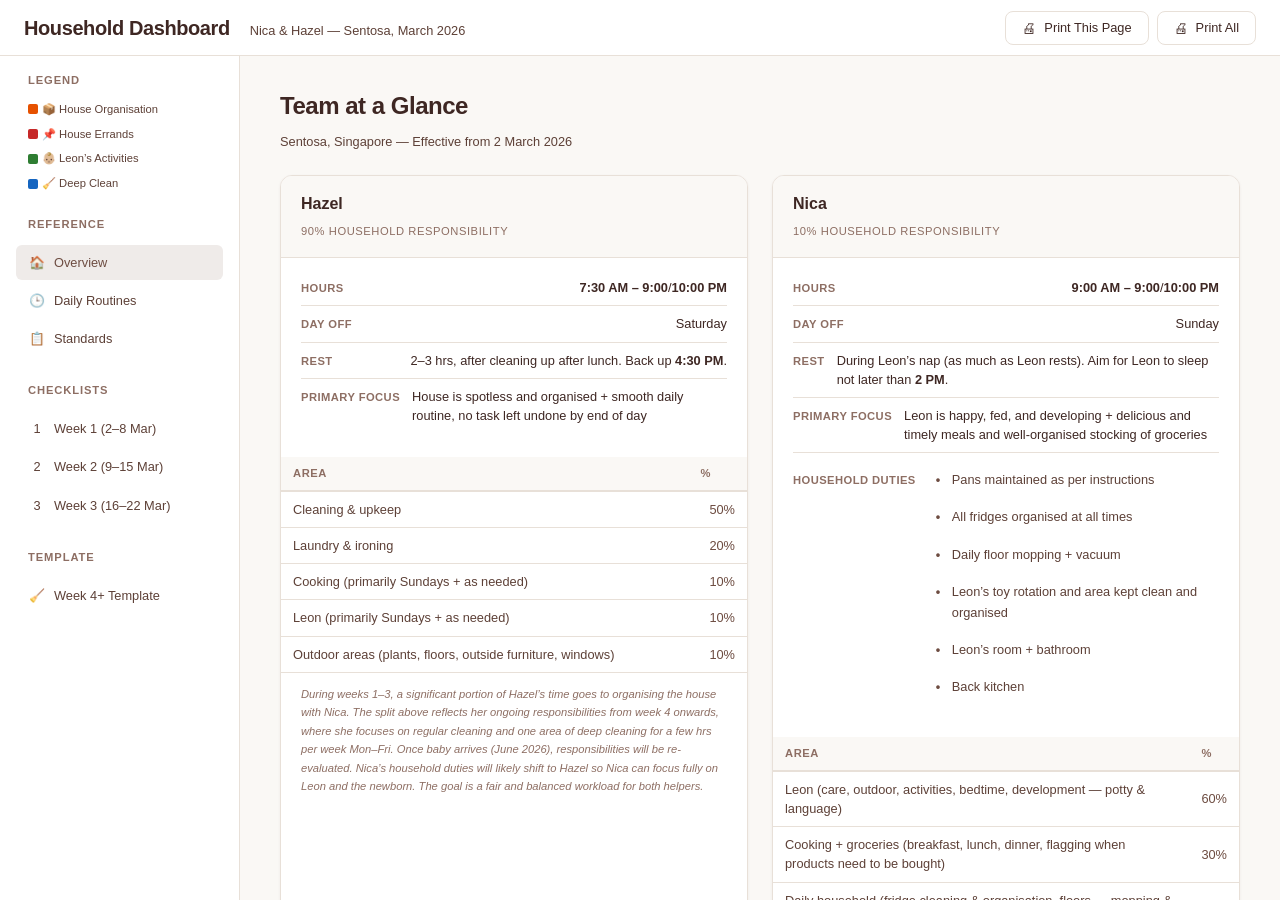
<file: index.html>
<!DOCTYPE html>
<html lang="en">
<head>
  <meta charset="UTF-8">
  <meta name="viewport" content="width=device-width, initial-scale=1.0">
  <title>Household Dashboard — Nica & Hazel</title>
  <link rel="stylesheet" href="css/variables.css?v=50">
  <link rel="stylesheet" href="css/main.css?v=50">
  <link rel="stylesheet" href="css/print.css?v=50" media="print">
</head>
<body>
  <!-- Header -->
  <header class="site-header no-print">
    <button class="menu-toggle no-print" id="btn-menu" aria-label="Toggle menu">☰</button>
    <div class="header-left">
      <h1>Household Dashboard</h1>
      <p class="subtitle">Nica &amp; Hazel &mdash; Sentosa, March 2026</p>
    </div>
    <div class="header-actions">
      <button id="btn-print-page" class="btn btn--print" title="Print current page">Print This Page</button>
      <button id="btn-print-all" class="btn btn--print" title="Print complete booklet">Print All</button>
    </div>
  </header>

  <!-- Sidebar Navigation -->
  <nav class="sidebar no-print" id="sidebar">
    <div class="nav-section">
      <h3 class="nav-group-label">Legend</h3>
      <div class="legend" id="nav-legend"></div>
    </div>
    <div class="nav-section">
      <h3 class="nav-group-label">Reference</h3>
      <div class="nav-pages" id="nav-reference"></div>
    </div>
    <div class="nav-section">
      <h3 class="nav-group-label">Checklists</h3>
      <div class="nav-pages" id="nav-checklists"></div>
    </div>
    <div class="nav-section">
      <h3 class="nav-group-label">Template</h3>
      <div class="nav-pages" id="nav-template"></div>
    </div>
  </nav>
  <div class="sidebar-overlay no-print" id="sidebar-overlay"></div>

  <!-- Main Content Area -->
  <main class="content" id="content">
    <!-- 7 dashboard pages rendered by JS -->
  </main>

  <script type="module" src="js/app.js?v=50"></script>
</body>
</html>
</file>
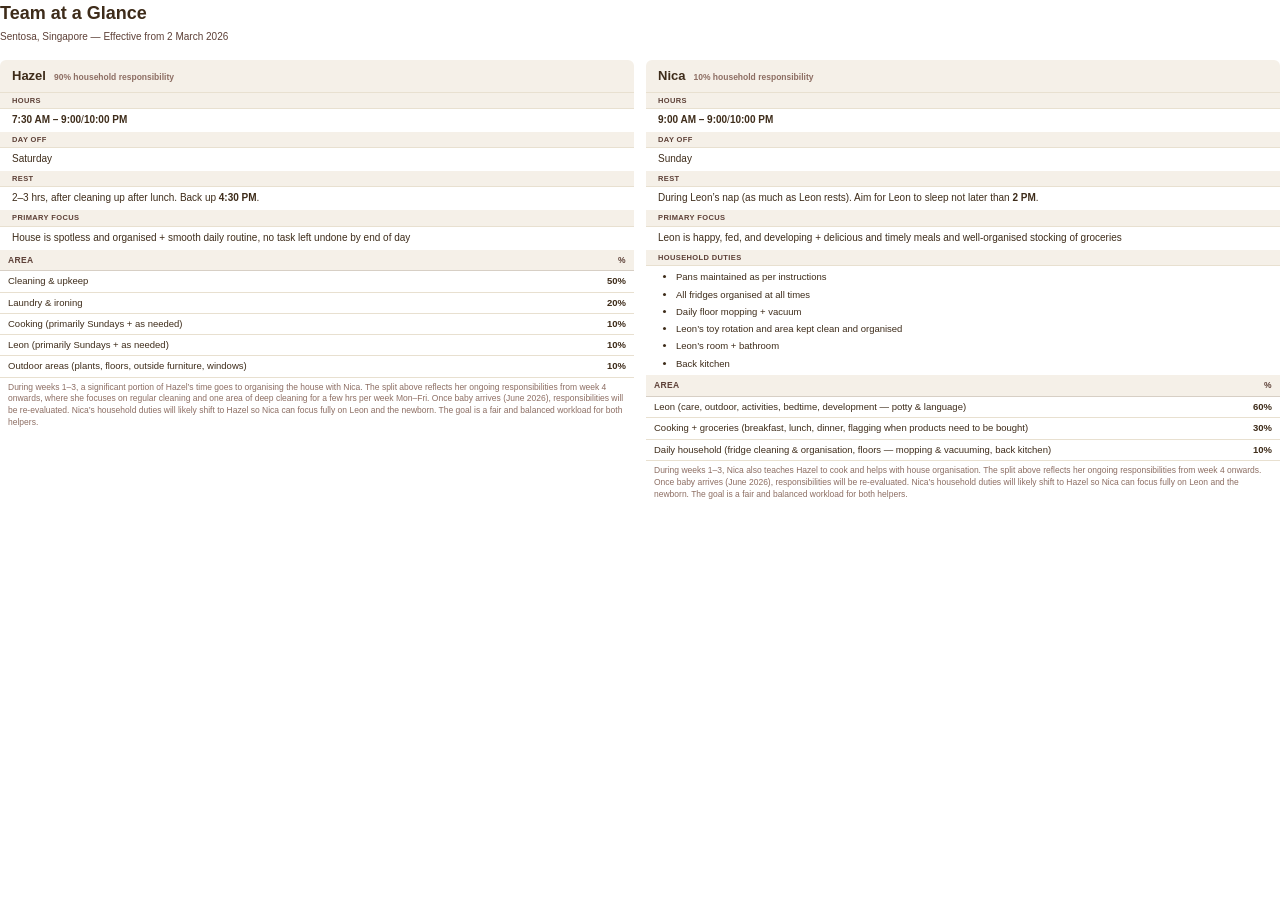
<file: print-test.html>
<!DOCTYPE html><html lang="en"><head><meta charset="UTF-8"><title>Overview Test</title><style>*, *::before, *::after { margin: 0; padding: 0; box-sizing: border-box; }
@page { size: A4 portrait; margin: 14mm 12mm; }
:root { --bg:#FAF8F5;--surface:#FFFFFF;--cream:#F5F0E8;--cream-border:#E8E0D0;--border:#D7CFC5;--text:#3E2C1A;--text-sec:#5D4037;--text-muted:#8D6E63;--accent:#8B6914;--admin-bg:#FFEBEE;--admin-bdr:#EF9A9A;--admin-tx:#C62828;--org-bg:#FFF3E0;--org-bdr:#FFCC80;--org-tx:#E65100;--leon-bg:#E8F5E9;--leon-bdr:#A5D6A7;--leon-tx:#2E7D32;--dc-bg:#E3F2FD;--dc-bdr:#90CAF9;--dc-tx:#1565C0;--font:-apple-system,BlinkMacSystemFont,"Segoe UI",Roboto,sans-serif;--radius:6px; }
html { background: #FFFFFF; }
body { font-family: var(--font); font-size: 10px; line-height: 1.5; color: var(--text); background: #FFFFFF; -webkit-print-color-adjust: exact; print-color-adjust: exact; }
strong { font-weight: 700; }
.page-title { font-size: 18px; font-weight: 700; color: var(--text); margin-bottom: 2px; }
.page-subtitle { font-size: 10px; color: var(--text-sec); margin-bottom: 16px; }
.card { background: var(--surface); border-radius: var(--radius); overflow: hidden; margin-bottom: 12px; }
.cream-bar { display: block; width: 100%; background: var(--cream); padding: 6px 12px; font-size: 13px; font-weight: 700; color: var(--text); border-bottom: 1px solid var(--cream-border); }
.detail-label { display: block; background: var(--cream); padding: 2px 12px; font-size: 7.5px; font-weight: 700; color: var(--text-sec); text-transform: uppercase; letter-spacing: 0.05em; border-bottom: 1px solid var(--cream-border); }
.detail-value { display: block; padding: 3px 12px 5px; font-size: 10px; }
table { width: 100%; border-collapse: collapse; font-size: 10px; }
th { background: var(--cream); font-size: 8.5px; font-weight: 700; color: var(--text-sec); text-transform: uppercase; letter-spacing: 0.04em; padding: 4px 8px; text-align: left; border-bottom: 1px solid var(--border); }
td { padding: 3px 8px; border-bottom: 1px solid var(--cream-border); vertical-align: top; }
.pct { font-weight: 700; text-align: right; width: 40px; }
ul, ol { padding-left: 18px; margin: 3px 0; }
li { padding: 1.5px 0; font-size: 10px; line-height: 1.5; }
.grid-2 { display: grid; grid-template-columns: 1fr 1fr; gap: 12px; }
.note { font-size: 8.5px; color: var(--text-muted); line-height: 1.4; padding: 4px 8px; }
.avoid-break { break-inside: avoid; page-break-inside: avoid; }
.card { font-size: 9.5px; }
td, li { font-size: 9.5px; }</style></head><body>
<h1 class="page-title">Team at a Glance</h1>
<p class="page-subtitle">Sentosa, Singapore — Effective from 2 March 2026</p>
<div class="grid-2"><div class="card avoid-break"><div class="cream-bar" style="display:flex;align-items:baseline;gap:8px"><span>Hazel</span><span style="font-size:8.5px;font-weight:700;color:var(--text-muted)">90% household responsibility</span></div><div class="detail-label">Hours</div><div class="detail-value"><strong>7:30 AM – 9:00</strong>/<strong>10:00 PM</strong></div><div class="detail-label">Day off</div><div class="detail-value">Saturday</div><div class="detail-label">Rest</div><div class="detail-value">2–3 hrs, after cleaning up after lunch. Back up <strong>4:30 PM</strong>.</div><div class="detail-label">Primary focus</div><div class="detail-value">House is spotless and organised + smooth daily routine, no task left undone by end of day</div><table><thead><tr><th>Area</th><th style="text-align:right">%</th></tr></thead><tbody><tr><td>Cleaning & upkeep</td><td class="pct">50%</td></tr><tr><td>Laundry & ironing</td><td class="pct">20%</td></tr><tr><td>Cooking (primarily Sundays + as needed)</td><td class="pct">10%</td></tr><tr><td>Leon (primarily Sundays + as needed)</td><td class="pct">10%</td></tr><tr><td>Outdoor areas (plants, floors, outside furniture, windows)</td><td class="pct">10%</td></tr></tbody></table><p class="note">During weeks 1–3, a significant portion of Hazel’s time goes to organising the house with Nica. The split above reflects her ongoing responsibilities from week 4 onwards, where she focuses on regular cleaning and one area of deep cleaning for a few hrs per week Mon–Fri. Once baby arrives (June 2026), responsibilities will be re-evaluated. Nica’s household duties will likely shift to Hazel so Nica can focus fully on Leon and the newborn. The goal is a fair and balanced workload for both helpers.</p></div><div class="card avoid-break"><div class="cream-bar" style="display:flex;align-items:baseline;gap:8px"><span>Nica</span><span style="font-size:8.5px;font-weight:700;color:var(--text-muted)">10% household responsibility</span></div><div class="detail-label">Hours</div><div class="detail-value"><strong>9:00 AM – 9:00</strong>/<strong>10:00 PM</strong></div><div class="detail-label">Day off</div><div class="detail-value">Sunday</div><div class="detail-label">Rest</div><div class="detail-value">During Leon’s nap (as much as Leon rests). Aim for Leon to sleep not later than <strong>2 PM</strong>.</div><div class="detail-label">Primary focus</div><div class="detail-value">Leon is happy, fed, and developing + delicious and timely meals and well-organised stocking of groceries</div><div class="detail-label">Household duties</div><div style="padding:3px 12px"><ul style="margin:0"><li>Pans maintained as per instructions</li><li>All fridges organised at all times</li><li>Daily floor mopping + vacuum</li><li>Leon’s toy rotation and area kept clean and organised</li><li>Leon’s room + bathroom</li><li>Back kitchen</li></ul></div><table><thead><tr><th>Area</th><th style="text-align:right">%</th></tr></thead><tbody><tr><td>Leon (care, outdoor, activities, bedtime, development — potty & language)</td><td class="pct">60%</td></tr><tr><td>Cooking + groceries (breakfast, lunch, dinner, flagging when products need to be bought)</td><td class="pct">30%</td></tr><tr><td>Daily household (fridge cleaning & organisation, floors — mopping & vacuuming, back kitchen)</td><td class="pct">10%</td></tr></tbody></table><p class="note">During weeks 1–3, Nica also teaches Hazel to cook and helps with house organisation. The split above reflects her ongoing responsibilities from week 4 onwards. Once baby arrives (June 2026), responsibilities will be re-evaluated. Nica’s household duties will likely shift to Hazel so Nica can focus fully on Leon and the newborn. The goal is a fair and balanced workload for both helpers.</p></div></div>
</body></html>
</file>
<file: css/variables.css>
/* ===================================================
   DESIGN TOKENS — Household Management Dashboard
   No black ink — all text in dark brown (#3E2723)
   =================================================== */

:root {
  /* === Primary Text — Dark Brown === */
  --color-text:           #3E2723;
  --color-text-secondary: #5D4037;
  --color-text-muted:     #8D6E63;
  --color-text-inverse:   #FFFFFF;

  /* === Task Type Colors === */

  /* Admin — warm red/coral */
  --color-admin:          #C62828;
  --color-admin-bg:       #FFEBEE;
  --color-admin-border:   #EF9A9A;

  /* Organisation — amber/warm orange */
  --color-org:            #E65100;
  --color-org-bg:         #FFF3E0;
  --color-org-border:     #FFCC80;

  /* Leon — green */
  --color-leon:           #2E7D32;
  --color-leon-bg:        #E8F5E9;
  --color-leon-border:    #A5D6A7;

  /* Deep Clean — blue */
  --color-deep-clean:     #1565C0;
  --color-deep-clean-bg:  #E3F2FD;
  --color-deep-clean-border: #90CAF9;

  /* Payment — pink */
  --color-payment:        #C2185B;
  --color-payment-bg:     #FCE4EC;

  /* === UI Surface Colors === */
  --color-bg:             #FAF8F5;
  --color-surface:        #FFFFFF;
  --color-surface-raised: #FDFCFA;
  --color-border:         #E8E0D8;
  --color-border-strong:  #D7CFC5;

  /* === Time Block Backgrounds === */
  --color-block-morning:    #FDFCFA;
  --color-block-midday:     #FAF8F5;
  --color-block-rest:       #F8F6F2;
  --color-block-afternoon:  #F5F2ED;
  --color-block-evening:    #F2EEE8;

  /* === Accent === */
  --color-accent:         #6D4C41;
  --color-accent-light:   #EFEBE9;
  --color-accent-hover:   #5D4037;

  /* === Typography === */
  --font-body: 'Inter', -apple-system, BlinkMacSystemFont, "Segoe UI", Roboto, "Helvetica Neue", sans-serif;
  --fs-xs:   0.7rem;
  --fs-sm:   0.8rem;
  --fs-base: 0.875rem;
  --fs-lg:   1rem;
  --fs-xl:   1.25rem;
  --fs-2xl:  1.5rem;
  --fs-3xl:  1.75rem;
  --fw-normal:   400;
  --fw-medium:   500;
  --fw-semibold: 600;
  --fw-bold:     700;
  --lh-tight:    1.25;
  --lh-normal:   1.5;
  --lh-relaxed:  1.65;

  /* === Spacing === */
  --sp-1:  0.25rem;
  --sp-2:  0.5rem;
  --sp-3:  0.75rem;
  --sp-4:  1rem;
  --sp-5:  1.25rem;
  --sp-6:  1.5rem;
  --sp-8:  2rem;
  --sp-10: 2.5rem;
  --sp-12: 3rem;

  /* === Layout === */
  --sidebar-width: 240px;
  --header-height: 56px;

  /* === Sprint Phases === */
  --sprint-phase-a:    #6D4C41;   /* Foundation — warm brown */
  --sprint-phase-a-bg: #EFEBE9;
  --sprint-phase-b:    #1565C0;   /* Content Engine — blue */
  --sprint-phase-b-bg: #E3F2FD;
  --sprint-phase-c:    #2E7D32;   /* Automation — green */
  --sprint-phase-c-bg: #E8F5E9;
  --sprint-phase-d:    #C62828;   /* YouTube + Scale — red */
  --sprint-phase-d-bg: #FFEBEE;
  --sprint-today:      #5D4037;   /* Dark brown — matches dashboard palette */
  --sprint-today-bg:   #EFEBE9;
  --sprint-done:       #2E7D32;

  /* === Borders & Shadows === */
  --radius-sm:  6px;
  --radius-md:  8px;
  --radius-lg:  12px;
  --radius-xl:  16px;
  --shadow-sm:  0 1px 3px rgba(62,39,35,0.06);
  --shadow-md:  0 2px 8px rgba(62,39,35,0.08);
  --shadow-lg:  0 4px 16px rgba(62,39,35,0.10);
}
</file>
<file: css/main.css>
/* ===================================================
   MAIN STYLES — Household Management Dashboard
   All text in dark brown (#3E2723) — NEVER black
   Warm, modern, clean aesthetic
   =================================================== */

/* === Reset === */
*, *::before, *::after { box-sizing: border-box; margin: 0; padding: 0; }

/* === Body Grid Layout === */
body {
  display: grid;
  grid-template-columns: var(--sidebar-width) 1fr;
  grid-template-rows: var(--header-height) 1fr;
  grid-template-areas:
    "header header"
    "sidebar content";
  height: 100vh;
  font-family: var(--font-body);
  font-size: var(--fs-base);
  color: var(--color-text);
  background: var(--color-bg);
  line-height: var(--lh-normal);
}

/* ===================================================
   HEADER
   =================================================== */
.site-header {
  grid-area: header;
  display: flex;
  align-items: center;
  justify-content: space-between;
  padding: 0 var(--sp-6);
  background: var(--color-surface);
  border-bottom: 1px solid var(--color-border);
  z-index: 10;
}

.header-left {
  display: flex;
  align-items: baseline;
  gap: var(--sp-2);
}

.site-header h1 {
  font-size: var(--fs-xl);
  font-weight: var(--fw-bold);
  letter-spacing: -0.02em;
  color: var(--color-text);
}

.subtitle {
  font-size: var(--fs-sm);
  color: var(--color-text-secondary);
  margin-left: var(--sp-3);
}

.header-actions {
  display: flex;
  gap: var(--sp-2);
}

/* ===================================================
   BUTTONS
   =================================================== */
.btn {
  display: inline-flex;
  align-items: center;
  gap: var(--sp-2);
  padding: var(--sp-2) var(--sp-4);
  border: 1px solid var(--color-border);
  border-radius: var(--radius-md);
  background: var(--color-surface);
  font-family: var(--font-body);
  font-size: var(--fs-sm);
  font-weight: var(--fw-medium);
  color: var(--color-text);
  cursor: pointer;
  transition: all 0.15s ease;
  white-space: nowrap;
}

.btn:hover {
  background: var(--color-bg);
  border-color: var(--color-border-strong);
}

.btn:active {
  transform: translateY(1px);
}

.btn--print::before {
  content: "\1F5A8";
  font-size: var(--fs-base);
}

/* ===================================================
   SIDEBAR — Flat Page Navigation
   =================================================== */
.sidebar {
  grid-area: sidebar;
  overflow-y: auto;
  padding: var(--sp-4);
  background: var(--color-surface);
  border-right: 1px solid var(--color-border);
}

/* --- Navigation Section Group --- */
.nav-section {
  margin-bottom: var(--sp-6);
}

.nav-section:last-child {
  margin-bottom: 0;
}

/* --- Group Label (REFERENCE, CHECKLISTS, TEMPLATE) --- */
.nav-group-label {
  font-size: var(--fs-xs);
  font-weight: var(--fw-semibold);
  text-transform: uppercase;
  letter-spacing: 0.08em;
  color: var(--color-text-muted);
  margin-bottom: var(--sp-3);
  padding: 0 var(--sp-3);
}

/* --- Navigation Page Link --- */
.nav-page {
  display: flex;
  align-items: center;
  gap: var(--sp-2);
  padding: var(--sp-2) var(--sp-3);
  border-radius: var(--radius-sm);
  font-size: var(--fs-sm);
  font-weight: var(--fw-normal);
  color: var(--color-text-secondary);
  text-decoration: none;
  cursor: pointer;
  transition: all 0.12s ease;
  margin-bottom: 2px;
}

.nav-page:hover {
  background: var(--color-bg);
  color: var(--color-text);
}

.nav-page.is-active {
  background: var(--color-accent-light);
  color: var(--color-accent);
  font-weight: var(--fw-medium);
}

.nav-page__icon {
  flex-shrink: 0;
  width: 18px;
  text-align: center;
  font-size: var(--fs-sm);
}

.nav-page__label {
  flex: 1;
}

/* --- Navigation Pages Container --- */
.nav-pages {
  display: flex;
  flex-direction: column;
  gap: 1px;
}

/* ===================================================
   LEGEND — Color Key for Task Types
   =================================================== */
.legend {
  display: flex;
  flex-wrap: wrap;
  gap: var(--sp-2) var(--sp-4);
  padding: 0 var(--sp-3);
  margin-bottom: var(--sp-2);
}

.legend__item {
  display: flex;
  align-items: center;
  gap: var(--sp-1);
  font-size: var(--fs-xs);
  color: var(--color-text-secondary);
}

.legend__swatch {
  width: 10px;
  height: 10px;
  border-radius: 2px;
  flex-shrink: 0;
}

/* ===================================================
   CONTENT AREA
   =================================================== */
.content {
  grid-area: content;
  overflow-y: auto;
  padding: var(--sp-8) var(--sp-10);
}

/* ===================================================
   DASHBOARD PAGES — Show/Hide System
   =================================================== */
.dashboard-page {
  display: none;
}

.dashboard-page.is-active {
  display: block;
}

/* ===================================================
   PAGE 1: OVERVIEW (.page-overview)
   =================================================== */
.page-overview__title {
  font-size: var(--fs-2xl);
  font-weight: var(--fw-bold);
  letter-spacing: -0.02em;
  margin-bottom: var(--sp-6);
  color: var(--color-text);
}

/* --- Team Grid (Hazel vs Nica) --- */
.team-grid {
  display: grid;
  grid-template-columns: 1fr 1fr;
  gap: var(--sp-6);
  margin-bottom: var(--sp-8);
}

.team-card {
  background: var(--color-surface);
  border: 1px solid var(--color-border);
  border-radius: var(--radius-lg);
  box-shadow: var(--shadow-sm);
  overflow: hidden;
}

.team-card__header {
  padding: var(--sp-4) var(--sp-5);
  border-bottom: 1px solid var(--color-border);
  background: var(--color-bg);
}

.team-card__header h3 {
  font-size: var(--fs-lg);
  font-weight: var(--fw-bold);
  color: var(--color-text);
  margin-bottom: var(--sp-1);
}

.team-card__header .focus-label {
  font-size: var(--fs-xs);
  color: var(--color-text-muted);
  font-weight: var(--fw-medium);
  text-transform: uppercase;
  letter-spacing: 0.05em;
}

.team-card__body {
  padding: var(--sp-4) var(--sp-5);
}

/* --- Team Card Key Details --- */
.team-card__details {
  padding: var(--sp-3) var(--sp-5);
}

.team-card__detail {
  font-size: var(--fs-sm);
}

.team-card__detail-label {
  font-size: var(--fs-xs);
  font-weight: var(--fw-semibold);
  color: var(--color-text-muted);
  text-transform: uppercase;
  letter-spacing: 0.04em;
  margin-bottom: var(--sp-1);
}

.team-card__detail-value {
  color: var(--color-text);
  font-weight: var(--fw-medium);
}

/* --- Responsibility Split Table --- */
.team-card__table {
  width: 100%;
  border-collapse: collapse;
  font-size: var(--fs-sm);
}

.team-card__table th {
  text-align: left;
  padding: var(--sp-2) var(--sp-3);
  font-size: var(--fs-xs);
  font-weight: var(--fw-semibold);
  text-transform: uppercase;
  letter-spacing: 0.05em;
  color: var(--color-text-muted);
  background: var(--color-bg);
  border-bottom: 2px solid var(--color-border);
}

.team-card__table td {
  padding: var(--sp-2) var(--sp-3);
  border-bottom: 1px solid var(--color-border);
  color: var(--color-text-secondary);
  vertical-align: top;
}

.team-card__table tr:last-child td {
  border-bottom: none;
}

/* --- Leon Schedule --- */
.leon-schedule {
  width: 100%;
  border-collapse: collapse;
  font-size: var(--fs-sm);
  background: var(--color-surface);
  border: 1px solid var(--color-border);
  border-radius: var(--radius-lg);
  overflow: hidden;
  box-shadow: var(--shadow-sm);
  margin-bottom: var(--sp-6);
}

.leon-schedule caption {
  text-align: left;
  padding: var(--sp-4) var(--sp-5);
  font-size: var(--fs-lg);
  font-weight: var(--fw-bold);
  color: var(--color-text);
  background: var(--color-leon-bg);
  border-bottom: 1px solid var(--color-leon-border);
}

.leon-schedule th {
  text-align: left;
  padding: var(--sp-2) var(--sp-3);
  font-size: var(--fs-xs);
  font-weight: var(--fw-semibold);
  text-transform: uppercase;
  letter-spacing: 0.05em;
  color: var(--color-text-muted);
  background: var(--color-bg);
  border-bottom: 2px solid var(--color-border);
}

.leon-schedule td {
  padding: var(--sp-2) var(--sp-3);
  border-bottom: 1px solid var(--color-border);
  color: var(--color-text-secondary);
  vertical-align: top;
}

.leon-schedule tr:last-child td {
  border-bottom: none;
}

/* --- Leon Standards (Non-Negotiables) --- */
.leon-standards {
  background: var(--color-surface);
  border: 1px solid var(--color-border);
  border-radius: var(--radius-lg);
  box-shadow: var(--shadow-sm);
  overflow: hidden;
  margin-bottom: var(--sp-6);
}

.leon-standards__title {
  padding: var(--sp-4) var(--sp-5);
  font-size: var(--fs-lg);
  font-weight: var(--fw-bold);
  color: var(--color-text);
  background: var(--color-leon-bg);
  border-bottom: 1px solid var(--color-leon-border);
}

.leon-standards__list {
  list-style: none;
  padding: var(--sp-4) var(--sp-5);
  counter-reset: standard;
}

.leon-standards__list li {
  counter-increment: standard;
  padding: var(--sp-2) 0;
  padding-left: var(--sp-6);
  border-bottom: 1px solid var(--color-border);
  font-size: var(--fs-sm);
  color: var(--color-text-secondary);
  position: relative;
  line-height: var(--lh-relaxed);
}

.leon-standards__list li:last-child {
  border-bottom: none;
}

.leon-standards__list li::before {
  content: counter(standard);
  position: absolute;
  left: 0;
  width: 24px;
  height: 24px;
  background: var(--color-leon-bg);
  border: 1px solid var(--color-leon-border);
  border-radius: 50%;
  display: flex;
  align-items: center;
  justify-content: center;
  font-size: var(--fs-xs);
  font-weight: var(--fw-bold);
  color: var(--color-leon);
  text-align: center;
  line-height: 24px;
}

/* ===================================================
   PAGE 2: ROUTINES (.page-routines)
   =================================================== */
.page-routines__title {
  font-size: var(--fs-2xl);
  font-weight: var(--fw-bold);
  letter-spacing: -0.02em;
  margin-bottom: var(--sp-6);
  color: var(--color-text);
}

/* --- Routine Helper Block --- */
.routine-helper {
  background: var(--color-surface);
  border: 1px solid var(--color-border);
  border-radius: var(--radius-lg);
  box-shadow: var(--shadow-sm);
  overflow: hidden;
  margin-bottom: var(--sp-6);
}

.routine-helper__name {
  padding: var(--sp-4) var(--sp-5);
  font-size: var(--fs-lg);
  font-weight: var(--fw-bold);
  color: var(--color-text);
  background: var(--color-bg);
  border-bottom: 1px solid var(--color-border);
}

/* --- Routine Time Block --- */
.routine-block {
  padding: var(--sp-4) var(--sp-5);
  border-bottom: 1px solid var(--color-border);
}

.routine-block:last-child {
  border-bottom: none;
}

.routine-block__label {
  font-size: var(--fs-xs);
  font-weight: var(--fw-bold);
  text-transform: uppercase;
  letter-spacing: 0.06em;
  color: var(--color-text-muted);
  margin-bottom: var(--sp-3);
  padding-bottom: var(--sp-2);
  border-bottom: 1px solid var(--color-border);
}

/* --- Morning Routine Items (Numbered) --- */
.routine-item {
  display: flex;
  gap: var(--sp-3);
  padding: var(--sp-2) 0;
  align-items: flex-start;
}

.routine-item + .routine-item {
  border-top: 1px solid var(--color-border);
}

.routine-item__num {
  flex-shrink: 0;
  width: 24px;
  height: 24px;
  background: var(--color-accent-light);
  color: var(--color-accent);
  border-radius: 50%;
  display: flex;
  align-items: center;
  justify-content: center;
  font-size: var(--fs-xs);
  font-weight: var(--fw-bold);
  margin-top: 1px;
}

.routine-item__body {
  flex: 1;
}

.routine-item__title {
  font-size: var(--fs-sm);
  font-weight: var(--fw-semibold);
  color: var(--color-text);
  margin-bottom: 2px;
}

.routine-item__desc {
  font-size: var(--fs-xs);
  color: var(--color-text-secondary);
  line-height: var(--lh-relaxed);
}

/* --- Timed Items (Evening: time + task) --- */
.routine-timed-item {
  display: flex;
  gap: var(--sp-3);
  padding: var(--sp-2) 0;
  font-size: var(--fs-sm);
  align-items: baseline;
}

.routine-timed-item + .routine-timed-item {
  border-top: 1px solid var(--color-border);
}

.routine-timed-item__time {
  flex-shrink: 0;
  width: 80px;
  font-family: var(--font-body);
  font-weight: var(--fw-semibold);
  color: var(--color-text-muted);
  font-size: var(--fs-xs);
}

.routine-timed-item__task {
  flex: 1;
  color: var(--color-text-secondary);
}

/* --- Duration Items (Afternoon: task + duration) --- */
.routine-duration-item {
  display: flex;
  justify-content: space-between;
  align-items: baseline;
  padding: var(--sp-2) 0;
  font-size: var(--fs-sm);
}

.routine-duration-item + .routine-duration-item {
  border-top: 1px solid var(--color-border);
}

.routine-duration-item__task {
  flex: 1;
  color: var(--color-text-secondary);
}

.routine-duration-item__duration {
  flex-shrink: 0;
  font-size: var(--fs-xs);
  font-weight: var(--fw-medium);
  color: var(--color-text-muted);
  padding-left: var(--sp-3);
}

/* ===================================================
   PAGE 3: STANDARDS (.page-standards)
   =================================================== */
.page-standards__title {
  font-size: var(--fs-2xl);
  font-weight: var(--fw-bold);
  letter-spacing: -0.02em;
  margin-bottom: var(--sp-6);
  color: var(--color-text);
}

/* --- Standards Grid --- */
.standards-grid {
  display: grid;
  grid-template-columns: repeat(auto-fill, minmax(320px, 1fr));
  gap: var(--sp-6);
  margin-bottom: var(--sp-6);
}

/* --- Individual Standards Card --- */
.standards-card {
  background: var(--color-surface);
  border: 1px solid var(--color-border);
  border-radius: var(--radius-lg);
  box-shadow: var(--shadow-sm);
  overflow: hidden;
}

.standards-card__title {
  padding: var(--sp-4) var(--sp-6);
  font-size: var(--fs-lg);
  font-weight: var(--fw-bold);
  color: var(--color-text);
  background: var(--color-bg);
  border-bottom: 1px solid var(--color-border);
}

.standards-card__content {
  padding: var(--sp-4) var(--sp-6);
}

.standards-card__important {
  font-size: var(--fs-sm);
  font-weight: var(--fw-bold);
  color: var(--color-text);
  padding: var(--sp-3) var(--sp-6);
  border-bottom: 1px solid var(--color-border);
  line-height: var(--lh-relaxed);
  margin: 0;
}

/* --- Fridge Sub-Cards (4 nested) --- */
.fridge-sub-card {
  background: var(--color-bg);
  border: 1px solid var(--color-border);
  border-radius: var(--radius-md);
  padding: var(--sp-4) var(--sp-5);
  margin-bottom: var(--sp-3);
}

.fridge-sub-card:last-child {
  margin-bottom: 0;
}

.fridge-sub-card__title {
  font-size: var(--fs-sm);
  font-weight: var(--fw-semibold);
  color: var(--color-text);
  margin-bottom: var(--sp-2);
}

/* --- Standards List (bullet rules) --- */
.standards-list {
  list-style: none;
  padding: 0;
}

.standards-list li {
  font-size: var(--fs-sm);
  color: var(--color-text-secondary);
  padding: var(--sp-2) 0;
  padding-left: var(--sp-6);
  position: relative;
  line-height: var(--lh-relaxed);
}

.standards-list li::before {
  content: "\2022";
  position: absolute;
  left: var(--sp-2);
  color: var(--color-accent);
  font-weight: var(--fw-bold);
}

/* --- Organisation Principles --- */
.org-principles {
  list-style: none;
  padding: 0;
  margin: var(--sp-2) 0 var(--sp-4);
}

.org-principles li {
  font-size: var(--fs-sm);
  color: var(--color-text-secondary);
  padding: var(--sp-2) 0;
  padding-left: var(--sp-6);
  position: relative;
  line-height: var(--lh-relaxed);
}

.org-principles li::before {
  content: counter(org-num) ".";
  counter-increment: org-num;
  position: absolute;
  left: var(--sp-2);
  font-weight: var(--fw-bold);
  color: var(--color-accent);
}

.org-principles {
  counter-reset: org-num;
}

/* --- Active / Passive Zones --- */
.org-zones {
  display: grid;
  grid-template-columns: 1fr 1fr;
  gap: var(--sp-3);
  margin: var(--sp-2) 0 var(--sp-4);
}

.org-zone {
  background: var(--color-bg);
  border: 1px solid var(--color-border);
  border-radius: var(--radius-md);
  padding: var(--sp-3) var(--sp-4);
  font-size: var(--fs-sm);
  color: var(--color-text-secondary);
  line-height: var(--lh-relaxed);
}

.org-zone__freq {
  color: var(--color-text-muted);
  font-size: var(--fs-xs);
}

.org-zone p {
  margin-top: var(--sp-2);
}

/* ===================================================
   PAGES 4-7: CHECKLISTS (.page-checklist)
   =================================================== */

/* --- Checklist Header --- */
.checklist-header {
  background: var(--color-surface);
  border: 1px solid var(--color-border);
  border-radius: var(--radius-lg);
  padding: var(--sp-6);
  margin-bottom: var(--sp-6);
  box-shadow: var(--shadow-sm);
}

.checklist-header__title {
  font-size: var(--fs-2xl);
  font-weight: var(--fw-bold);
  letter-spacing: -0.02em;
  margin-bottom: var(--sp-1);
  color: var(--color-text);
}

.checklist-header__dates {
  font-size: var(--fs-sm);
  color: var(--color-text-secondary);
  margin-bottom: var(--sp-4);
}

.checklist-header__meta {
  display: flex;
  flex-wrap: wrap;
  gap: var(--sp-3);
  margin-bottom: var(--sp-4);
}

/* --- Overview Table (org overview, cooking handover, deep clean overview) --- */
.overview-table {
  width: 100%;
  border-collapse: collapse;
  font-size: var(--fs-sm);
  background: var(--color-surface);
  border: 1px solid var(--color-border);
  border-radius: var(--radius-lg);
  overflow: hidden;
  box-shadow: var(--shadow-sm);
  margin-bottom: var(--sp-6);
}

.overview-table th {
  text-align: left;
  padding: var(--sp-2) var(--sp-3);
  font-size: var(--fs-xs);
  font-weight: var(--fw-semibold);
  text-transform: uppercase;
  letter-spacing: 0.05em;
  color: var(--color-text-muted);
  background: var(--color-bg);
  border-bottom: 2px solid var(--color-border);
}

.overview-table td {
  padding: var(--sp-2) var(--sp-3);
  border-bottom: 1px solid var(--color-border);
  color: var(--color-text-secondary);
  vertical-align: top;
}

.overview-table tr:last-child td {
  border-bottom: none;
}

.overview-table .highlight-row {
  background: var(--color-accent-light);
  font-weight: var(--fw-medium);
}

.overview-table .highlight-row td {
  color: var(--color-text);
}

.overview-table .week-divider-row {
  background: var(--color-accent-light);
}

.overview-table .week-divider-row td {
  color: var(--color-accent);
  font-size: var(--fs-sm);
  font-weight: var(--fw-bold);
  text-transform: uppercase;
  letter-spacing: 0.05em;
  padding: var(--sp-2) var(--sp-4);
  border-bottom: 2px solid var(--color-border-strong);
}

/* --- Meta Badges (reused across pages) --- */
.meta-badge {
  display: inline-flex;
  align-items: center;
  gap: var(--sp-1);
  padding: var(--sp-1) var(--sp-3);
  border-radius: 100px;
  font-size: var(--fs-xs);
  font-weight: var(--fw-medium);
}

.meta-badge--cooking {
  background: #EDE7F6;
  color: #4527A0;
}

.meta-badge--phase {
  background: #F0FDF4;
  color: #166534;
}

/* ===================================================
   CHECKLIST DAY CARD
   =================================================== */
.checklist-day {
  background: var(--color-surface);
  border: 1px solid var(--color-border);
  border-radius: var(--radius-lg);
  margin-bottom: var(--sp-6);
  box-shadow: var(--shadow-sm);
  overflow: hidden;
}

.checklist-day__header {
  display: flex;
  align-items: center;
  justify-content: space-between;
  flex-wrap: wrap;
  gap: var(--sp-2);
  padding: var(--sp-4) var(--sp-5);
  border-bottom: 1px solid var(--color-border);
  background: var(--color-bg);
}

.checklist-day__title {
  font-size: var(--fs-xl);
  font-weight: var(--fw-bold);
  color: var(--color-text);
}

.checklist-day__date {
  font-size: var(--fs-sm);
  color: var(--color-text-secondary);
}

.checklist-day__badges {
  display: flex;
  gap: var(--sp-2);
  align-items: center;
}

/* --- Annotations Above the Table --- */
.checklist-day__annotations {
  padding: var(--sp-3) var(--sp-5);
  border-bottom: 1px solid var(--color-border);
}

.checklist-day__annotations:empty {
  display: none;
}

/* Annotation 2-column grid — Hazel left, Nica right, shared spans both */
.annotations-grid {
  display: grid;
  grid-template-columns: 1fr 1fr;
  gap: var(--sp-2);
}
.annotations-col {
  display: flex;
  flex-direction: column;
  gap: var(--sp-2);
}
.annotations-col--shared {
  grid-column: 1 / -1;
}

.annotation {
  display: inline-block;
  padding: var(--sp-1) var(--sp-3);
  border-radius: var(--radius-sm);
  font-size: var(--fs-xs);
  font-weight: var(--fw-medium);
}

.annotation--admin {
  background: var(--color-admin-bg);
  color: var(--color-admin);
  border: 1px solid var(--color-admin-border);
}

.annotation--org {
  background: var(--color-org-bg);
  color: var(--color-org);
  border: 1px solid var(--color-org-border);
}

.annotation--leon {
  background: var(--color-leon-bg);
  color: var(--color-leon);
  border: 1px solid var(--color-leon-border);
}

.annotation--deep-clean {
  background: var(--color-deep-clean-bg);
  color: var(--color-deep-clean);
  border: 1px solid var(--color-deep-clean-border);
}

/* ===================================================
   CHECKLIST TABLE — 4 Columns
   =================================================== */
.checklist-table {
  width: 100%;
  border-collapse: collapse;
  font-size: var(--fs-sm);
}

.checklist-table thead {
  position: sticky;
  top: 0;
  z-index: 1;
}

.checklist-table th {
  padding: var(--sp-2) var(--sp-3);
  text-align: left;
  font-size: var(--fs-xs);
  font-weight: var(--fw-semibold);
  text-transform: uppercase;
  letter-spacing: 0.05em;
  color: var(--color-text-muted);
  background: var(--color-bg);
  border-bottom: 2px solid var(--color-border);
}

.checklist-table td {
  padding: var(--sp-2) var(--sp-3);
  border-bottom: 1px solid var(--color-border);
  vertical-align: top;
  color: var(--color-text-secondary);
}

.checklist-table .col-time {
  width: 60px;
  white-space: nowrap;
  font-family: var(--font-body);
  font-size: var(--fs-xs);
  color: var(--color-text-muted);
  font-variant-numeric: tabular-nums;
}

.checklist-table .col-hazel {
  width: auto;
}

.checklist-table .col-nica {
  width: auto;
}

.checklist-table .col-check {
  width: 36px;
  text-align: center;
}

/* ===================================================
   SECTION DIVIDER ROWS (Time Blocks)
   =================================================== */
.slot-section {
  background: var(--color-bg);
  border-bottom: 1px solid var(--color-border);
}

.slot-section td {
  padding: var(--sp-1) var(--sp-3);
  font-size: var(--fs-xs);
  font-weight: var(--fw-bold);
  text-transform: uppercase;
  letter-spacing: 0.08em;
  color: var(--color-text-muted);
  border-bottom: 2px solid var(--color-border-strong);
}

.section-divider {
  color: var(--color-text-muted);
  margin: 0 var(--sp-2);
}

/* Sub-labels within section divider */
.slot-section__sub-labels {
  display: flex;
  gap: var(--sp-4);
  margin-top: 2px;
}

.slot-section__sub-label {
  font-size: var(--fs-xs);
  font-weight: var(--fw-medium);
  text-transform: none;
  letter-spacing: normal;
  color: var(--color-text-muted);
  opacity: 0.8;
}

/* Time block background tinting */
.slot-section--morning { background: var(--color-block-morning); }
.slot-section--midday { background: var(--color-block-midday); }
.slot-section--rest { background: var(--color-block-rest); }
.slot-section--afternoon { background: var(--color-block-afternoon); }
.slot-section--evening { background: var(--color-block-evening); }

/* ===================================================
   TASK TYPE ROW STYLING
   =================================================== */
.task--org {
  border-left: 3px solid var(--color-org);
  background: var(--color-org-bg);
}

.task--admin {
  border-left: 3px solid var(--color-admin);
  background: var(--color-admin-bg);
}

.task--leon {
  border-left: 3px solid var(--color-leon);
  background: var(--color-leon-bg);
}

.task--deep-clean {
  border-left: 3px solid var(--color-deep-clean);
  background: var(--color-deep-clean-bg);
}

/* ===================================================
   CUSTOM CHECKBOX
   =================================================== */
.check-box {
  width: 16px;
  height: 16px;
  cursor: pointer;
  accent-color: var(--color-accent);
  border-radius: 2px;
}

/* ===================================================
   REFLECTION FOOTER
   =================================================== */
.checklist-day__reflection {
  padding: var(--sp-4) var(--sp-5);
  background: var(--color-bg);
  border-top: 1px solid var(--color-border);
}

.reflection-label {
  font-size: var(--fs-sm);
  font-weight: var(--fw-semibold);
  color: var(--color-text-secondary);
  margin-bottom: var(--sp-3);
}

.reflection-heading {
  font-size: var(--fs-sm);
  font-weight: var(--fw-bold);
  color: var(--color-text);
  text-transform: uppercase;
  letter-spacing: 0.04em;
  margin-bottom: var(--sp-3);
}

.reflection-fields {
  display: flex;
  flex-direction: column;
  gap: var(--sp-2);
}

.reflection-field {
  display: block;
  font-size: var(--fs-sm);
  color: var(--color-text-secondary);
  margin-bottom: var(--sp-3);
}

.reflection-field__label {
  display: block;
  font-weight: var(--fw-medium);
  margin-bottom: var(--sp-1);
}

.write-line {
  border-bottom: 1px solid var(--color-border-strong);
  min-height: 2em;
}

/* ===================================================
   DATE FILL-IN (Week 4+)
   =================================================== */
.date-fill-in {
  display: inline-block;
  min-width: 160px;
  border-bottom: 1px solid var(--color-text);
  height: 1.2em;
}

/* ===================================================
   DAY-OFF BANNER
   =================================================== */
.day-off-banner {
  display: inline-flex;
  align-items: center;
  gap: var(--sp-1);
  padding: var(--sp-1) var(--sp-3);
  border-radius: 100px;
  background: var(--color-leon-bg);
  border: 1px solid var(--color-leon-border);
  font-size: var(--fs-xs);
  font-weight: var(--fw-semibold);
  color: var(--color-leon);
}

/* ===================================================
   BADGE VARIANTS (Meta / Annotation badges)
   =================================================== */
.note-badge {
  display: inline-flex;
  align-items: center;
  gap: var(--sp-1);
  padding: var(--sp-1) var(--sp-2);
  border-radius: var(--radius-sm);
  font-size: var(--fs-xs);
  font-weight: var(--fw-medium);
  background: #FEF3C7;
  color: #92400E;
}

.org-focus {
  display: inline-flex;
  align-items: center;
  gap: var(--sp-1);
  padding: var(--sp-1) var(--sp-2);
  border-radius: var(--radius-sm);
  font-size: var(--fs-xs);
  font-weight: var(--fw-medium);
  background: var(--color-org-bg);
  color: var(--color-org);
}

.deep-clean-badge {
  display: inline-flex;
  align-items: center;
  gap: var(--sp-1);
  padding: var(--sp-1) var(--sp-2);
  border-radius: var(--radius-sm);
  font-size: var(--fs-xs);
  font-weight: var(--fw-medium);
  background: var(--color-deep-clean-bg);
  color: var(--color-deep-clean);
}

/* ===================================================
   LEGACY SUPPORT — Week Header (used by existing JS)
   =================================================== */
.week-header {
  background: var(--color-surface);
  border: 1px solid var(--color-border);
  border-radius: var(--radius-lg);
  padding: var(--sp-6);
  margin-bottom: var(--sp-6);
  box-shadow: var(--shadow-sm);
}

.week-header__title {
  font-size: var(--fs-2xl);
  font-weight: var(--fw-bold);
  letter-spacing: -0.02em;
  margin-bottom: var(--sp-1);
}

.week-header__dates {
  font-size: var(--fs-sm);
  color: var(--color-text-secondary);
  margin-bottom: var(--sp-4);
}

.week-header__meta {
  display: flex;
  flex-wrap: wrap;
  gap: var(--sp-3);
  margin-bottom: var(--sp-4);
}

.week-header__section-title {
  font-size: var(--fs-sm);
  font-weight: var(--fw-semibold);
  color: var(--color-text-secondary);
  margin-bottom: var(--sp-2);
}

.week-header__objectives {
  list-style: none;
  display: flex;
  flex-direction: column;
  gap: var(--sp-1);
}

.week-header__objectives li {
  font-size: var(--fs-sm);
  color: var(--color-text-secondary);
  padding-left: var(--sp-4);
  position: relative;
}

.week-header__objectives li::before {
  content: "\2022";
  position: absolute;
  left: var(--sp-1);
  color: var(--color-accent);
}

.week-header__deep-clean {
  margin-top: var(--sp-4);
}

.deep-clean-grid {
  display: grid;
  grid-template-columns: repeat(5, 1fr);
  gap: var(--sp-2);
}

.deep-clean-item {
  padding: var(--sp-2) var(--sp-3);
  border-radius: var(--radius-sm);
  background: var(--color-deep-clean-bg);
  border: 1px solid var(--color-deep-clean-border);
  font-size: var(--fs-xs);
  text-align: center;
}

.deep-clean-item__day {
  font-weight: var(--fw-semibold);
  color: var(--color-deep-clean);
  margin-bottom: var(--sp-1);
}

.deep-clean-item__task {
  color: var(--color-text-secondary);
}

/* Admin key dates */
.week-header__admin {
  margin-top: var(--sp-4);
  padding: var(--sp-3);
  background: var(--color-admin-bg);
  border: 1px solid var(--color-admin-border);
  border-radius: var(--radius-sm);
}

.week-header__admin-title {
  font-size: var(--fs-sm);
  font-weight: var(--fw-semibold);
  color: var(--color-admin);
  margin-bottom: var(--sp-1);
}

.week-header__admin-item {
  font-size: var(--fs-sm);
  color: var(--color-text-secondary);
}

/* ===================================================
   LEGACY SUPPORT — Day Card (used by existing JS)
   =================================================== */
.day-card {
  background: var(--color-surface);
  border: 1px solid var(--color-border);
  border-radius: var(--radius-lg);
  margin-bottom: var(--sp-6);
  box-shadow: var(--shadow-sm);
  overflow: hidden;
}

.day-card__header {
  display: flex;
  align-items: center;
  justify-content: space-between;
  padding: var(--sp-4) var(--sp-5);
  border-bottom: 1px solid var(--color-border);
  background: var(--color-bg);
}

.day-card__title {
  font-size: var(--fs-xl);
  font-weight: var(--fw-bold);
}

.day-card__date {
  font-size: var(--fs-sm);
  color: var(--color-text-secondary);
}

.day-card__meta {
  padding: var(--sp-3) var(--sp-5);
  display: flex;
  flex-wrap: wrap;
  gap: var(--sp-2);
  border-bottom: 1px solid var(--color-border);
}

.day-card__meta:empty {
  display: none;
}

.day-card__learning {
  padding: var(--sp-3) var(--sp-5);
  border-bottom: 1px solid var(--color-border);
  background: var(--color-surface-raised);
}

.learning-title {
  font-size: var(--fs-xs);
  font-weight: var(--fw-semibold);
  text-transform: uppercase;
  letter-spacing: 0.05em;
  color: var(--color-text-muted);
  margin-bottom: var(--sp-2);
}

.learning-items {
  display: flex;
  flex-wrap: wrap;
  gap: var(--sp-2) var(--sp-4);
}

.learning-item {
  font-size: var(--fs-xs);
  color: var(--color-text-secondary);
}

.learning-item strong {
  color: var(--color-text);
}

.day-card__reflection {
  padding: var(--sp-4) var(--sp-5);
  background: var(--color-bg);
  border-top: 1px solid var(--color-border);
}

/* ===================================================
   LEGACY SUPPORT — Schedule Table (used by existing JS)
   =================================================== */
.schedule-table {
  width: 100%;
  border-collapse: collapse;
  font-size: var(--fs-sm);
}

.schedule-table thead {
  position: sticky;
  top: 0;
  z-index: 1;
}

.schedule-table th {
  padding: var(--sp-2) var(--sp-3);
  text-align: left;
  font-size: var(--fs-xs);
  font-weight: var(--fw-semibold);
  text-transform: uppercase;
  letter-spacing: 0.05em;
  color: var(--color-text-muted);
  background: var(--color-bg);
  border-bottom: 2px solid var(--color-border);
}

.schedule-table td {
  padding: var(--sp-2) var(--sp-3);
  border-bottom: 1px solid var(--color-border);
  vertical-align: top;
}

.schedule-table .col-time {
  width: 90px;
  white-space: nowrap;
  font-family: var(--font-body);
  font-size: var(--fs-xs);
  color: var(--color-text-secondary);
  font-variant-numeric: tabular-nums;
}

.schedule-table .col-hazel { width: 30%; }
.schedule-table .col-nica { width: 30%; }
.schedule-table .col-check {
  width: 36px;
  text-align: center;
}
.schedule-table .col-notes { width: auto; }

/* Legacy task type aliases */
.task--organisation {
  border-left: 3px solid var(--color-org);
  background: var(--color-org-bg);
}

.task--cooking {
  border-left: 3px solid #4527A0;
  background: #EDE7F6;
}

/* ===================================================
   SHARED PAGE TITLES & SECTIONS
   =================================================== */
.page-title {
  font-size: var(--fs-2xl);
  font-weight: var(--fw-bold);
  letter-spacing: -0.02em;
  color: var(--color-text);
  margin-bottom: var(--sp-2);
}

.page-subtitle {
  font-size: var(--fs-sm);
  color: var(--color-text-secondary);
  margin-bottom: var(--sp-6);
}

.section-title {
  font-size: var(--fs-lg);
  font-weight: var(--fw-bold);
  color: var(--color-text);
  margin-bottom: var(--sp-4);
}

.subsection-title {
  font-size: var(--fs-sm);
  font-weight: var(--fw-semibold);
  color: var(--color-text-secondary);
  margin-top: var(--sp-4);
  margin-bottom: var(--sp-2);
}

/* ===================================================
   TEAM CARD ADDITIONS (Overview Page)
   =================================================== */
.team-card__focus {
  display: inline-block;
  font-size: var(--fs-xs);
  color: var(--color-text-muted);
  font-weight: var(--fw-medium);
  text-transform: uppercase;
  letter-spacing: 0.05em;
}

.detail-row {
  display: flex;
  justify-content: space-between;
  align-items: baseline;
  padding: var(--sp-2) 0;
  font-size: var(--fs-sm);
  border-bottom: 1px solid var(--color-border);
}

.detail-row:last-child {
  border-bottom: none;
}

.detail-label {
  font-weight: var(--fw-semibold);
  color: var(--color-text-muted);
  font-size: var(--fs-xs);
  text-transform: uppercase;
  letter-spacing: 0.04em;
  flex-shrink: 0;
  margin-right: var(--sp-3);
}

.split-table {
  width: 100%;
  border-collapse: collapse;
  font-size: var(--fs-sm);
  margin-top: var(--sp-3);
}

.split-table th {
  text-align: left;
  padding: var(--sp-2) var(--sp-3);
  font-size: var(--fs-xs);
  font-weight: var(--fw-semibold);
  text-transform: uppercase;
  letter-spacing: 0.05em;
  color: var(--color-text-muted);
  background: var(--color-bg);
  border-bottom: 2px solid var(--color-border);
}

.split-table td {
  padding: var(--sp-2) var(--sp-3);
  border-bottom: 1px solid var(--color-border);
  color: var(--color-text-secondary);
}

.split-table tr:last-child td { border-bottom: none; }

.split-table .pct {
  text-align: right;
  font-weight: var(--fw-medium);
  color: var(--color-accent);
  white-space: nowrap;
}

.team-card__note {
  padding: var(--sp-3) var(--sp-5);
  font-size: var(--fs-xs);
  color: var(--color-text-muted);
  font-style: italic;
  line-height: var(--lh-relaxed);
  border-top: 1px solid var(--color-border);
}

/* ===================================================
   COMPARISON SECTION (Overview Page)
   =================================================== */
.comparison-section {
  background: var(--color-surface);
  border: 1px solid var(--color-border);
  border-radius: var(--radius-lg);
  box-shadow: var(--shadow-sm);
  overflow: hidden;
  margin-bottom: var(--sp-8);
  padding: var(--sp-5);
}

.comparison-table {
  width: 100%;
  border-collapse: collapse;
  font-size: var(--fs-sm);
}

.comparison-table th {
  text-align: left;
  padding: var(--sp-2) var(--sp-3);
  font-size: var(--fs-xs);
  font-weight: var(--fw-semibold);
  text-transform: uppercase;
  letter-spacing: 0.05em;
  color: var(--color-text-muted);
  background: var(--color-bg);
  border-bottom: 2px solid var(--color-border);
}

.comparison-table td {
  padding: var(--sp-2) var(--sp-3);
  border-bottom: 1px solid var(--color-border);
  color: var(--color-text-secondary);
  vertical-align: top;
  line-height: var(--lh-relaxed);
}

.comparison-table tr:last-child td { border-bottom: none; }

.comp-label {
  font-weight: var(--fw-semibold);
  color: var(--color-text);
  white-space: nowrap;
}

/* ===================================================
   LEON SECTION ADDITIONS (Overview Page)
   =================================================== */
.leon-section {
  background: var(--color-surface);
  border: 1px solid var(--color-border);
  border-radius: var(--radius-lg);
  box-shadow: var(--shadow-sm);
  overflow: hidden;
  margin-bottom: var(--sp-6);
  padding: var(--sp-5);
}

.leon-schedule-table {
  width: 100%;
  border-collapse: collapse;
  font-size: var(--fs-sm);
}

.leon-schedule-table th {
  text-align: left;
  padding: var(--sp-2) var(--sp-3);
  font-size: var(--fs-xs);
  font-weight: var(--fw-semibold);
  text-transform: uppercase;
  letter-spacing: 0.05em;
  color: var(--color-text-muted);
  background: var(--color-leon-bg);
  border-bottom: 2px solid var(--color-leon-border);
}

.leon-schedule-table td {
  padding: var(--sp-2) var(--sp-3);
  border-bottom: 1px solid var(--color-border);
  color: var(--color-text-secondary);
  vertical-align: top;
}

.leon-schedule-table tr:last-child td { border-bottom: none; }

.leon-time {
  font-weight: var(--fw-medium);
  color: var(--color-text-muted);
  white-space: nowrap;
  font-size: var(--fs-xs);
}

.leon-sub {
  font-size: var(--fs-xs);
  color: var(--color-leon);
  margin-top: var(--sp-1);
  padding-left: var(--sp-2);
}

.leon-section-row td {
  background: var(--color-bg);
  font-size: var(--fs-base) !important;
  font-weight: 800 !important;
  color: var(--color-text) !important;
  text-transform: uppercase;
  letter-spacing: 0.05em;
  padding: var(--sp-3) var(--sp-3);
  border-bottom: 2px solid var(--color-border-strong);
}

.leon-standard {
  display: flex;
  align-items: flex-start;
  gap: var(--sp-3);
  padding: var(--sp-2) 0;
  font-size: var(--fs-sm);
  color: var(--color-text-secondary);
  border-bottom: 1px solid var(--color-border);
}

.leon-standard:last-child { border-bottom: none; }

.leon-standard__num {
  flex-shrink: 0;
  width: 24px;
  height: 24px;
  background: var(--color-leon-bg);
  border: 1px solid var(--color-leon-border);
  border-radius: 50%;
  display: flex;
  align-items: center;
  justify-content: center;
  font-size: var(--fs-xs);
  font-weight: var(--fw-bold);
  color: var(--color-leon);
}

.leon-standards-grid {
  display: flex;
  flex-direction: column;
}

/* ===================================================
   ROUTINE ADDITIONS (Routines Page)
   =================================================== */
.routine-hours {
  padding: var(--sp-4) var(--sp-5);
  border-bottom: 1px solid var(--color-border);
  background: var(--color-surface-raised);
}

.routine-item__content {
  flex: 1;
}

.routine-sequence-item {
  font-size: var(--fs-sm);
  color: var(--color-text-secondary);
  padding: var(--sp-2) 0;
  border-bottom: 1px solid var(--color-border);
}

.routine-sequence-item:last-child { border-bottom: none; }

.routine-block__note {
  font-size: var(--fs-xs);
  color: var(--color-text-muted);
  font-style: italic;
  margin-top: var(--sp-3);
  padding-top: var(--sp-2);
  border-top: 1px solid var(--color-border);
}

.routine-duration-item__dur {
  flex-shrink: 0;
  font-size: var(--fs-xs);
  font-weight: var(--fw-medium);
  color: var(--color-text-muted);
  padding-left: var(--sp-3);
}

/* ===================================================
   STANDARDS CARD ADDITIONS (Standards Page)
   =================================================== */
.standards-card--wide {
  grid-column: 1 / -1;
}

.standards-card > .subsection-title,
.standards-card > .org-principles,
.standards-card > .org-zones,
.standards-card > .standards-list,
.standards-card > .cast-iron-link {
  padding-left: var(--sp-6);
  padding-right: var(--sp-6);
}

.standards-card__intro {
  font-size: var(--fs-sm);
  color: var(--color-text-secondary);
  padding: var(--sp-3) var(--sp-6);
  border-bottom: 1px solid var(--color-border);
  line-height: var(--lh-relaxed);
}

.fridge-grid {
  display: grid;
  grid-template-columns: 1fr 1fr;
  gap: var(--sp-3);
  padding: var(--sp-4) var(--sp-6);
}

.fridge-daily-check {
  padding: var(--sp-4) var(--sp-6);
  border-top: 1px solid var(--color-border);
}

.cast-iron-link {
  font-size: var(--fs-xs);
  color: var(--color-accent);
  padding: var(--sp-2) var(--sp-5);
  word-break: break-all;
}

.cast-iron-link a {
  color: var(--color-accent);
  text-decoration: underline;
}

/* ===================================================
   OVERVIEW SECTIONS (Week Checklist Pages)
   =================================================== */
.overview-section {
  background: var(--color-surface);
  border: 1px solid var(--color-border);
  border-radius: var(--radius-lg);
  box-shadow: var(--shadow-sm);
  overflow: hidden;
  margin-bottom: var(--sp-6);
}

.overview-section__title {
  padding: var(--sp-4) var(--sp-5);
  font-size: var(--fs-lg);
  font-weight: var(--fw-bold);
  color: var(--color-text);
  background: var(--color-bg);
  border-bottom: 1px solid var(--color-border);
}

.overview-intro {
  font-size: var(--fs-sm);
  color: var(--color-text-secondary);
  padding: var(--sp-3) var(--sp-5);
  border-bottom: 1px solid var(--color-border);
  line-height: var(--lh-relaxed);
}

.overview-section .overview-table {
  border: none;
  border-radius: 0;
  box-shadow: none;
  margin-bottom: 0;
}

.cooking-table {
  width: 100%;
  border-collapse: collapse;
  font-size: var(--fs-sm);
}

.highlight-col {
  background: var(--color-accent-light);
  font-weight: var(--fw-medium);
}

/* ===================================================
   ADMIN DATES CARD (Week 1)
   =================================================== */
.admin-dates-card {
  background: var(--color-admin-bg);
  border-left: 4px solid var(--color-admin);
  overflow: hidden;
  margin-bottom: var(--sp-6);
}

.admin-dates-card__title {
  padding: var(--sp-3) var(--sp-5);
  font-size: var(--fs-base);
  font-weight: var(--fw-bold);
  color: var(--color-admin);
}

.admin-dates-card .standards-list {
  padding: var(--sp-3) var(--sp-5);
}

/* ===================================================
   CHECKLIST DAY ADDITIONS
   =================================================== */
.checklist-day__header-left {
  display: flex;
  align-items: baseline;
  gap: var(--sp-3);
}

.checklist-day__special {
  padding: var(--sp-3) var(--sp-5);
  font-size: var(--fs-sm);
  color: var(--color-text-secondary);
  background: var(--color-surface-raised);
  border-bottom: 1px solid var(--color-border);
  font-style: italic;
}

/* Section divider sub-labels */
.section-hazel {
  display: inline;
}

.section-nica {
  display: inline;
}

/* ===================================================
   REFLECTION LINE & WRITE LINES
   =================================================== */
.reflection-line {
  display: flex;
  flex-wrap: wrap;
  gap: var(--sp-2) var(--sp-3);
  align-items: baseline;
  font-size: var(--fs-sm);
}

.write-line--wide {
  flex: 1;
  min-width: 200px;
  border-bottom: 1px solid var(--color-border-strong);
  min-height: 1.4em;
}

/* ===================================================
   WEEK-OF LINE (Week 4+ Template)
   =================================================== */
.week-of-line {
  display: flex;
  align-items: baseline;
  gap: var(--sp-3);
  margin-bottom: var(--sp-6);
  padding: var(--sp-4) var(--sp-5);
  background: var(--color-surface);
  border: 1px solid var(--color-border);
  border-radius: var(--radius-lg);
}

.week-of-label {
  font-size: var(--fs-lg);
  font-weight: var(--fw-bold);
  color: var(--color-text);
  white-space: nowrap;
}

/* ===================================================
   EMPTY STATE
   =================================================== */
.empty-state {
  text-align: center;
  padding: var(--sp-10);
  color: var(--color-text-muted);
}

/* ===================================================
   UTILITY CLASSES
   =================================================== */
.no-print {
  /* Visible on screen, hidden in print */
}

.print-only {
  display: none !important;
}

.visually-hidden {
  position: absolute;
  width: 1px;
  height: 1px;
  padding: 0;
  margin: -1px;
  overflow: hidden;
  clip: rect(0, 0, 0, 0);
  white-space: nowrap;
  border: 0;
}

/* ===================================================
   SCROLLBAR STYLING (Warm, subtle)
   =================================================== */
.sidebar::-webkit-scrollbar,
.content::-webkit-scrollbar {
  width: 6px;
}

.sidebar::-webkit-scrollbar-track,
.content::-webkit-scrollbar-track {
  background: transparent;
}

.sidebar::-webkit-scrollbar-thumb,
.content::-webkit-scrollbar-thumb {
  background: var(--color-border-strong);
  border-radius: 3px;
}

.sidebar::-webkit-scrollbar-thumb:hover,
.content::-webkit-scrollbar-thumb:hover {
  background: var(--color-text-muted);
}

/* ===================================================
   HAMBURGER BUTTON — hidden on desktop
   =================================================== */
.menu-toggle {
  display: none;
  background: none;
  border: none;
  font-size: 1.5rem;
  color: var(--color-text);
  cursor: pointer;
  padding: var(--sp-1) var(--sp-2);
  line-height: 1;
  border-radius: var(--radius-sm);
}
.menu-toggle:hover {
  background: var(--color-accent-light);
}

/* Sidebar overlay — hidden on desktop */
.sidebar-overlay {
  display: none;
}

/* ===================================================
   RESPONSIVE — Tablet & Mobile (≤ 768px)
   =================================================== */
@media (max-width: 768px) {

  /* --- Hamburger visible --- */
  .menu-toggle {
    display: block;
    flex-shrink: 0;
    margin-right: var(--sp-2);
  }

  /* --- Body: single-column, sidebar out of flow --- */
  body {
    grid-template-columns: 1fr;
    grid-template-areas:
      "header"
      "content";
  }

  /* --- Sidebar: slide-out drawer --- */
  .sidebar {
    position: fixed;
    top: 0;
    left: 0;
    bottom: 0;
    width: 260px;
    transform: translateX(-100%);
    transition: transform 0.25s ease;
    z-index: 200;
    background: var(--color-surface);
    border-right: 1px solid var(--color-border);
    padding-top: calc(var(--header-height) + var(--sp-3));
  }
  .sidebar.is-open {
    transform: translateX(0);
  }

  /* --- Overlay behind sidebar --- */
  .sidebar-overlay {
    display: none;
    position: fixed;
    inset: 0;
    background: rgba(62, 39, 35, 0.3);
    z-index: 150;
  }
  .sidebar-overlay.is-visible {
    display: block;
  }

  /* --- Header: compact --- */
  .site-header {
    padding: 0 var(--sp-3);
    gap: var(--sp-2);
  }
  .site-header h1 {
    font-size: 1.1rem;
  }
  .subtitle {
    display: none;
  }
  .btn--print::before {
    content: "🖨️";
  }
  .btn--print {
    padding: var(--sp-1) var(--sp-2);
    font-size: var(--fs-xs);
  }

  /* --- Content: full width, less padding --- */
  .content {
    padding: var(--sp-3);
  }

  /* --- Page titles --- */
  .page-title {
    font-size: 1.4rem;
  }
  .page-subtitle {
    font-size: var(--fs-sm);
  }

  /* --- Team grid: stack --- */
  .team-grid {
    grid-template-columns: 1fr;
  }

  /* --- Fridge grid: stack --- */
  .fridge-grid {
    grid-template-columns: 1fr;
  }

  /* --- Comparison table: horizontal scroll --- */
  .comparison-section {
    overflow-x: auto;
    -webkit-overflow-scrolling: touch;
  }

  /* --- Checklist tables: compact --- */
  .checklist-table {
    font-size: 0.85rem;
  }
  .checklist-table .col-time {
    width: 46px;
    font-size: 0.75rem;
  }
  .checklist-table .col-check {
    width: 30px;
  }

  /* --- Overview / cooking tables: scrollable --- */
  .overview-section,
  .cooking-table {
    overflow-x: auto;
    -webkit-overflow-scrolling: touch;
  }

  /* --- Checklist day cards: less padding --- */
  .checklist-day {
    padding: var(--sp-2);
    margin-bottom: var(--sp-3);
  }

  /* --- Annotations grid: stack to single column --- */
  .annotations-grid {
    grid-template-columns: 1fr;
  }
  .annotations-col--shared {
    grid-column: auto;
  }

  /* --- Org zones: stack to single column --- */
  .org-zones {
    grid-template-columns: 1fr;
  }

  /* --- Admin dates card --- */
  .admin-dates-card {
    padding: var(--sp-3);
  }

  /* --- Standards cards --- */
  .standards-grid {
    grid-template-columns: 1fr;
  }

  /* --- Leon schedule table --- */
  .leon-section {
    overflow-x: auto;
    -webkit-overflow-scrolling: touch;
  }

  /* --- Routine blocks --- */
  .routine-helper {
    padding: var(--sp-3);
  }

  /* --- Detail rows --- */
  .detail-row {
    flex-direction: column;
    gap: var(--sp-1);
  }
}

/* ===================================================
   RESPONSIVE — Small phones (≤ 480px)
   =================================================== */
@media (max-width: 480px) {

  .site-header h1 {
    font-size: 0.95rem;
  }

  /* Hide print buttons on very small screens */
  .header-actions {
    display: none;
  }

  .content {
    padding: var(--sp-2);
  }

  .page-title {
    font-size: 1.2rem;
  }

  .checklist-table {
    font-size: 0.8rem;
  }
  .checklist-table .col-time {
    width: 40px;
    font-size: 0.7rem;
  }

  .checklist-day__title {
    font-size: 1.1rem;
  }

  .team-card {
    padding: var(--sp-2);
  }

  .standards-card {
    padding: var(--sp-2);
  }

  .admin-dates-card {
    padding: var(--sp-2);
    font-size: var(--fs-sm);
  }
}


/* ═══════════════════════════════════════════════════════════════
   ADMIN PANEL — Personal Dashboard (?admin mode)
   ═══════════════════════════════════════════════════════════════ */

/* --- PIN Lock Screen --- */
.pin-screen {
  display: flex;
  justify-content: center;
  align-items: center;
  min-height: 100vh;
  background: var(--color-surface, #f5f3ef);
}
.pin-box {
  background: white;
  padding: var(--sp-8, 2rem) var(--sp-10, 2.5rem);
  border-radius: var(--radius-lg, 12px);
  box-shadow: 0 4px 24px rgba(0,0,0,0.1);
  text-align: center;
  max-width: 320px;
  width: 100%;
}
.pin-box h2 { margin-bottom: var(--sp-2, 0.5rem); font-size: 1.5rem; }
.pin-box p { color: var(--color-text-muted, #888); margin-bottom: var(--sp-4, 1rem); font-size: var(--fs-sm, 0.875rem); }
.pin-box input {
  display: block;
  width: 100%;
  padding: 12px;
  font-size: 1.25rem;
  text-align: center;
  letter-spacing: 0.3em;
  border: 2px solid var(--color-border, #e0e0e0);
  border-radius: var(--radius-md, 8px);
  margin-bottom: var(--sp-3, 0.75rem);
  outline: none;
  box-sizing: border-box;
}
.pin-box input:focus { border-color: var(--color-primary, #4361ee); }
.pin-box .btn-admin {
  width: 100%;
  padding: 12px;
  font-size: 1rem;
}
.pin-error { color: #dc2626; font-size: var(--fs-sm, 0.875rem); margin-top: var(--sp-2, 0.5rem); }

/* Override body grid in admin mode — body becomes a simple stack */
body.admin-mode {
  display: block;
  height: auto;
}

/* --- Tab Bar --- */
.admin-tabs {
  display: none;
}
.admin-mode .admin-tabs {
  display: flex;
  justify-content: center;
  align-items: stretch;
  gap: 0;
  background: var(--color-surface);
  border-bottom: 2px solid var(--color-border);
  padding: 0;
  position: fixed;
  top: 0;
  left: 0;
  right: 0;
  z-index: 1000;
  height: 48px;
}
/* Push all content below the fixed tab bar */
.admin-mode .admin-panel-content {
  margin-top: 48px;
}
.admin-tab {
  display: inline-flex;
  align-items: center;
  justify-content: center;
  padding: 0 var(--sp-6);
  min-width: 110px;
  height: 100%;
  border: none;
  background: none;
  font-family: var(--font-heading);
  font-size: var(--fs-base);
  font-weight: var(--fw-semibold);
  color: var(--color-muted);
  cursor: pointer;
  border-bottom: 3px solid transparent;
  transition: all 0.15s ease;
  letter-spacing: 0.02em;
}
.admin-tab:hover {
  color: var(--color-heading);
  background: rgba(0,0,0,0.03);
}
.admin-tab.is-active {
  color: var(--color-accent);
  border-bottom-color: var(--color-accent);
}

/* --- Panel Content --- */
.admin-panel-content {
  display: none;
}
.admin-panel-content.is-active {
  display: block;
}
.admin-panel-content--household.is-active {
  display: grid;
  grid-template-columns: auto 1fr;
  grid-template-rows: auto 1fr;
  grid-template-areas: "header header" "sidebar content";
  min-height: calc(100vh - 48px);
}
.admin-mode .site-header { grid-area: header; }
.admin-mode #sidebar { grid-area: sidebar; }
.admin-mode #content { grid-area: content; }

/* --- Admin Page Layout --- */
.admin-page {
  max-width: 1100px;
  margin: 0 auto;
  padding: var(--sp-8) var(--sp-6);
}
.admin-page__header {
  display: flex;
  justify-content: space-between;
  align-items: center;
  margin-bottom: var(--sp-6);
  flex-wrap: wrap;
  gap: var(--sp-4);
}
.admin-page__header h2 {
  font-family: var(--font-heading);
  font-size: 1.75rem;
  color: var(--color-heading);
}

/* --- Shared Admin Button --- */
.btn-admin {
  padding: var(--sp-2) var(--sp-4);
  background: var(--color-accent);
  color: white;
  border: none;
  border-radius: var(--radius-sm);
  font-size: var(--fs-sm);
  font-weight: var(--fw-semibold);
  cursor: pointer;
}
.btn-admin:hover { opacity: 0.85; }
.btn-cancel {
  padding: var(--sp-2) var(--sp-4);
  background: none;
  color: var(--color-muted);
  border: 1px solid var(--color-border);
  border-radius: var(--radius-sm);
  font-size: var(--fs-sm);
  cursor: pointer;
}
.btn-cancel:hover { color: var(--color-heading); border-color: var(--color-heading); }

/* Editing highlight on add forms */
.cal-add-form.is-editing,
.kanban-add.is-editing,
.budget-add.is-editing {
  border: 2px solid var(--color-accent);
  border-radius: var(--radius-md);
  padding: var(--sp-3);
  background: rgba(67, 97, 238, 0.04);
  transition: all 0.2s ease;
}


/* ═══════════════════════════════════════════════════════════════
   CALENDAR
   ═══════════════════════════════════════════════════════════════ */

.cal-controls {
  display: flex;
  align-items: center;
  gap: var(--sp-4);
}
.cal-view-toggle {
  display: flex;
  border: 1px solid var(--color-border);
  border-radius: var(--radius-sm);
  overflow: hidden;
}
.cal-view-btn {
  padding: var(--sp-1) var(--sp-4);
  border: none;
  background: white;
  font-size: var(--fs-sm);
  cursor: pointer;
  font-weight: var(--fw-medium);
}
.cal-view-btn.is-active {
  background: var(--color-accent);
  color: white;
}
.cal-week-nav {
  display: flex;
  align-items: center;
  gap: var(--sp-3);
}
.cal-nav-btn {
  padding: var(--sp-1) var(--sp-3);
  border: 1px solid var(--color-border);
  background: white;
  border-radius: var(--radius-sm);
  cursor: pointer;
  font-size: var(--fs-base);
}
.cal-nav-btn:hover { background: var(--color-surface); }
.cal-week-label {
  font-weight: var(--fw-semibold);
  min-width: 160px;
  text-align: center;
}

/* --- Week View --- */
.cal-week {
  display: grid;
  grid-template-columns: repeat(auto-fit, minmax(140px, 1fr));
  gap: var(--sp-3);
  margin-top: var(--sp-4);
}
.cal-day {
  background: white;
  border: 1px solid var(--color-border);
  border-radius: var(--radius-md);
  overflow: hidden;
  min-height: 180px;
}
.cal-day--off {
  /* "off" label shows in header — no need to fade the whole day */
}
.cal-day--today {
  background: #faf5f0;
  border-color: #6b4c3b;
}
.cal-day--today .cal-day__header {
  background: #6b4c3b;
  color: white;
}
.cal-day--today .cal-day__name,
.cal-day--today .cal-day__date,
.cal-day--today .cal-day__off {
  color: white;
}
.cal-day__header {
  padding: var(--sp-2) var(--sp-3);
  background: var(--color-surface);
  border-bottom: 1px solid var(--color-border);
  white-space: nowrap;
  overflow: hidden;
  text-overflow: ellipsis;
}
.cal-day__name {
  font-weight: var(--fw-bold);
  font-size: var(--fs-sm);
}
.cal-day__date {
  font-size: var(--fs-xs);
  color: var(--color-muted);
  margin-left: var(--sp-2);
}
.cal-day__off {
  display: block;
  font-size: 0.65rem;
  color: var(--color-admin);
  margin-top: 2px;
}
.cal-day__events {
  padding: var(--sp-2);
  display: flex;
  flex-direction: column;
  gap: 4px;
}
.cal-event {
  font-size: 0.72rem;
  padding: 3px 6px;
  border-radius: 4px;
  line-height: 1.3;
  cursor: pointer;
  transition: filter 0.1s;
}
.cal-event:hover { filter: brightness(0.92); }
.cal-event--leon { background: var(--color-leon-bg); color: var(--color-leon); }
.cal-event--admin { background: var(--color-admin-bg); color: var(--color-admin); }
.cal-event--org { background: var(--color-org-bg); color: var(--color-org); }
.cal-event--personal { background: #ede9fe; color: #6d28d9; }
.cal-event--payment { background: var(--color-payment-bg); color: var(--color-payment); }

/* --- Month View --- */
.cal-month { margin-top: var(--sp-4); }
.cal-month-nav {
  display: flex;
  align-items: center;
  justify-content: center;
  gap: var(--sp-3);
  margin-bottom: var(--sp-3);
}
.cal-month-nav-btn {
  background: none;
  border: 1px solid var(--color-border);
  border-radius: 6px;
  padding: 4px 12px;
  cursor: pointer;
  font-size: 1.1rem;
  color: var(--color-text);
  transition: background 0.15s;
}
.cal-month-nav-btn:hover {
  background: var(--color-accent);
  color: #fff;
}
.cal-month-title {
  font-family: var(--font-heading);
  margin: 0;
  text-align: center;
}
.cal-month-grid {
  display: grid;
  grid-template-columns: repeat(7, 1fr);
  gap: 1px;
  background: var(--color-border);
  border: 1px solid var(--color-border);
  border-radius: var(--radius-md);
  overflow: hidden;
}
.cal-month-header {
  padding: var(--sp-2);
  background: var(--color-surface);
  text-align: center;
  font-size: var(--fs-xs);
  font-weight: var(--fw-bold);
  min-width: 0;
}
.cal-month-cell {
  background: white;
  padding: var(--sp-1) var(--sp-2);
  min-height: 90px;
  min-width: 0;
  text-align: left;
  vertical-align: top;
  overflow: hidden;
}
.cal-month-cell--empty { background: var(--color-surface); }
.cal-month-cell--today {
  background: #faf5f0;
  outline: 2px solid #6b4c3b;
  outline-offset: -2px;
}
.cal-month-num {
  font-size: var(--fs-sm);
  font-weight: var(--fw-semibold);
  display: block;
  margin-bottom: 2px;
}
.cal-month-cell--today .cal-month-num { font-weight: var(--fw-bold); color: #6b4c3b; }
.cal-month-items {
  display: flex;
  flex-direction: column;
  gap: 1px;
}
.cal-mini {
  font-size: 0.6rem;
  line-height: 1.2;
  padding: 1px 3px;
  border-radius: 2px;
  white-space: nowrap;
  overflow: hidden;
  text-overflow: ellipsis;
  cursor: pointer;
  transition: filter 0.1s;
}
.cal-mini:hover { filter: brightness(0.92); }
.cal-mini--leon { background: var(--color-leon-bg); color: var(--color-leon); }
.cal-mini--admin { background: var(--color-admin-bg); color: var(--color-admin); }
.cal-mini--org { background: var(--color-org-bg); color: var(--color-org); }
.cal-mini--personal { background: #ede9fe; color: #6d28d9; }
.cal-mini--payment { background: var(--color-payment-bg); color: var(--color-payment); }
/* Keep old dots for backwards compat but hide */
.cal-month-dots {
  display: flex;
  justify-content: center;
  gap: 3px;
  margin-top: 4px;
  flex-wrap: wrap;
}
.cal-dot {
  display: inline-block;
  width: 7px;
  height: 7px;
  border-radius: 50%;
}
.cal-dot--leon { background: var(--color-leon); }
.cal-dot--admin { background: var(--color-admin); }
.cal-dot--org { background: var(--color-org); }
.cal-dot--personal { background: #7c3aed; }
.cal-dot--payment { background: var(--color-payment); }
.cal-month-legend {
  display: flex;
  gap: var(--sp-2);
  justify-content: center;
  flex-wrap: wrap;
  margin-top: var(--sp-4);
  padding: var(--sp-2) 0;
}
.cal-legend-btn {
  display: inline-flex;
  align-items: center;
  gap: 4px;
  padding: 6px 14px;
  border: 1.5px solid var(--color-border, #e0e0e0);
  border-radius: 20px;
  background: var(--color-surface, #fff);
  font-size: var(--fs-xs);
  cursor: pointer;
  transition: all 0.15s ease;
  color: var(--color-text-muted, #666);
}
.cal-legend-btn:hover {
  border-color: var(--color-primary, #4361ee);
  color: var(--color-text);
}
.cal-legend-btn.is-active {
  background: var(--color-primary, #4361ee);
  border-color: var(--color-primary, #4361ee);
  color: #fff;
  font-weight: 600;
}

/* --- Add Event Form --- */
.cal-add-section {
  margin-top: var(--sp-6);
  padding: var(--sp-4);
  background: var(--color-surface);
  border-radius: var(--radius-md);
}
.cal-add-section h4 {
  margin-bottom: var(--sp-3);
  font-size: var(--fs-sm);
  color: var(--color-muted);
  text-transform: uppercase;
  letter-spacing: 0.05em;
}
.cal-add-form {
  display: flex;
  gap: var(--sp-3);
  flex-wrap: wrap;
}
.cal-add-form select,
.cal-add-form input {
  padding: var(--sp-2) var(--sp-3);
  border: 1px solid var(--color-border);
  border-radius: var(--radius-sm);
  font-size: var(--fs-sm);
  font-family: var(--font-body);
}
.cal-add-form select { width: 180px; }
.cal-add-form input { flex: 1; min-width: 120px; }

/* Day events preview */
.cal-day-events { margin-top: var(--sp-3); }
.cal-day-events__title {
  font-size: var(--fs-xs);
  color: var(--color-muted);
  margin-bottom: var(--sp-2);
  font-weight: var(--fw-semibold);
}
.cal-day-events__empty {
  font-size: var(--fs-xs);
  color: var(--color-muted);
  font-style: italic;
}
.cal-day-event-row {
  display: flex;
  align-items: center;
  gap: var(--sp-2);
  padding: var(--sp-2) var(--sp-3);
  background: white;
  border: 1px solid var(--color-border);
  border-radius: var(--radius-sm);
  margin-bottom: 4px;
  font-size: var(--fs-sm);
}
.cal-day-event-row__text { flex: 1; }
.cal-day-event-row__edit {
  background: none;
  border: 1px solid var(--color-accent);
  color: var(--color-accent);
  border-radius: var(--radius-sm);
  padding: 2px 10px;
  font-size: var(--fs-xs);
  cursor: pointer;
  font-weight: var(--fw-semibold);
}
.cal-day-event-row__edit:hover { background: var(--color-accent); color: white; }
.cal-day-event-row__del,
.cal-day-event-row__del-user {
  background: none;
  border: 1px solid #ef4444;
  color: #ef4444;
  border-radius: var(--radius-sm);
  padding: 2px 10px;
  font-size: var(--fs-xs);
  cursor: pointer;
  font-weight: var(--fw-semibold);
}
.cal-day-event-row__del:hover,
.cal-day-event-row__del-user:hover { background: #ef4444; color: white; }


/* ═══════════════════════════════════════════════════════════════
   KANBAN BOARD
   ═══════════════════════════════════════════════════════════════ */

.kanban-add {
  display: flex;
  gap: var(--sp-3);
  margin-bottom: var(--sp-6);
  flex-wrap: wrap;
}
.kanban-add input {
  padding: var(--sp-2) var(--sp-3);
  border: 1px solid var(--color-border);
  border-radius: var(--radius-sm);
  font-size: var(--fs-sm);
  font-family: var(--font-body);
  flex: 1;
  min-width: 120px;
}
.kanban {
  display: grid;
  grid-template-columns: repeat(3, 1fr);
  gap: var(--sp-4);
  align-items: start;
}
.kanban-col {
  background: var(--color-surface);
  border-radius: var(--radius-md);
  padding: var(--sp-4);
  min-height: 200px;
}
.kanban-col__title {
  font-family: var(--font-heading);
  font-size: var(--fs-sm);
  text-transform: uppercase;
  letter-spacing: 0.05em;
  color: var(--color-muted);
  margin-bottom: var(--sp-3);
  padding-bottom: var(--sp-2);
  border-bottom: 2px solid var(--color-border);
}
.kanban-col__title--done { color: #16a34a; border-bottom-color: #16a34a; }
.kanban-col__items {
  display: flex;
  flex-direction: column;
  gap: var(--sp-3);
}
.kanban-card {
  background: white;
  border: 1px solid var(--color-border);
  border-radius: var(--radius-sm);
  padding: var(--sp-3);
  transition: box-shadow 0.15s ease;
}
.kanban-card:hover { box-shadow: 0 2px 8px rgba(0,0,0,0.08); }
.kanban-card--done {
  opacity: 0.7;
  background: #f0fdf4;
  border-color: #bbf7d0;
}
.kanban-card__header {
  display: flex;
  justify-content: space-between;
  align-items: start;
}
.kanban-card__title {
  font-weight: var(--fw-semibold);
  font-size: var(--fs-sm);
}
.kanban-card--done .kanban-card__title { text-decoration: line-through; }
.kanban-card__btns {
  display: flex;
  gap: 2px;
  align-items: center;
}
.kanban-card__edit {
  background: none;
  border: none;
  cursor: pointer;
  font-size: 0.85rem;
  padding: 0 2px;
  opacity: 0.6;
  transition: opacity 0.15s;
}
.kanban-card__edit:hover { opacity: 1; }
.kanban-card__del {
  background: none;
  border: none;
  cursor: pointer;
  font-size: 1rem;
  color: var(--color-muted);
  padding: 0 2px;
}
.kanban-card__del:hover { color: #ef4444; }
.kanban-card__desc {
  font-size: var(--fs-xs);
  color: var(--color-muted);
  margin-top: 4px;
}
.kanban-card__actions {
  margin-top: var(--sp-2);
  display: flex;
  gap: var(--sp-2);
}
.kanban-move {
  padding: 2px 8px;
  border: 1px solid var(--color-border);
  border-radius: 4px;
  background: white;
  font-size: 0.7rem;
  cursor: pointer;
  color: var(--color-muted);
}
.kanban-move:hover { background: var(--color-surface); color: var(--color-heading); }
.kanban-move--done { color: #16a34a; border-color: #86efac; }
.kanban-move--done:hover { background: #f0fdf4; }
.kanban-empty {
  color: var(--color-muted);
  font-size: var(--fs-xs);
  text-align: center;
  padding: var(--sp-4);
}


/* ═══════════════════════════════════════════════════════════════
   BUDGET TRACKER
   ═══════════════════════════════════════════════════════════════ */

.projects-section-title {
  font-family: var(--font-heading);
  font-size: var(--fs-lg);
  color: var(--color-heading);
  margin-top: var(--sp-8);
  margin-bottom: var(--sp-4);
  padding-bottom: var(--sp-2);
  border-bottom: 2px solid var(--color-border);
}
.projects-section-title:first-of-type { margin-top: 0; }

.budget-add {
  display: flex;
  gap: var(--sp-3);
  margin-bottom: var(--sp-4);
  flex-wrap: wrap;
}
.budget-add input,
.budget-add select {
  padding: var(--sp-2) var(--sp-3);
  border: 1px solid var(--color-border);
  border-radius: var(--radius-sm);
  font-size: var(--fs-sm);
  font-family: var(--font-body);
}
.budget-add input { flex: 1; min-width: 120px; }
.budget-add select { min-width: 180px; }

.budget-summary {
  display: flex;
  gap: var(--sp-6);
  margin-bottom: var(--sp-4);
  padding: var(--sp-3) var(--sp-4);
  background: var(--color-surface);
  border: 1px solid var(--color-border);
  border-radius: var(--radius-md);
  font-size: var(--fs-sm);
}
.budget-summary:empty { display: none; }
.budget-summary__item { display: flex; gap: var(--sp-2); align-items: center; }
.budget-summary__label { color: var(--color-muted); }
.budget-summary__value { font-weight: var(--fw-bold); }

.budget-list {
  display: grid;
  grid-template-columns: repeat(auto-fill, minmax(300px, 1fr));
  gap: var(--sp-3);
}

.budget-card {
  background: white;
  border: 1px solid var(--color-border);
  border-left: 4px solid var(--color-payment);
  border-radius: var(--radius-sm);
  padding: var(--sp-3);
  display: flex;
  align-items: center;
  gap: var(--sp-3);
  transition: box-shadow 0.15s ease;
}
.budget-card:hover { box-shadow: 0 2px 8px rgba(0,0,0,0.08); }
.budget-card--paid {
  opacity: 0.6;
  border-left-color: #86efac;
  background: #f0fdf4;
}

.budget-card__check {
  width: 20px;
  height: 20px;
  cursor: pointer;
  accent-color: var(--color-payment);
  flex-shrink: 0;
}

.budget-card__info { flex: 1; min-width: 0; }
.budget-card__payee {
  font-weight: var(--fw-semibold);
  font-size: var(--fs-sm);
}
.budget-card--paid .budget-card__payee { text-decoration: line-through; }
.budget-card__meta {
  font-size: var(--fs-xs);
  color: var(--color-muted);
  margin-top: 2px;
}
.budget-card__amount {
  font-weight: var(--fw-bold);
  font-size: var(--fs-base);
  color: var(--color-payment);
  white-space: nowrap;
  flex-shrink: 0;
}
.budget-card--paid .budget-card__amount { color: var(--color-muted); }
.budget-card__edit {
  background: none;
  border: none;
  cursor: pointer;
  font-size: 0.85rem;
  padding: 0 2px;
  opacity: 0.5;
  transition: opacity 0.15s;
  flex-shrink: 0;
}
.budget-card__edit:hover { opacity: 1; }
.budget-card__del {
  background: none;
  border: none;
  cursor: pointer;
  font-size: 1rem;
  color: var(--color-muted);
  padding: 0 2px;
  flex-shrink: 0;
}
.budget-card__del:hover { color: #ef4444; }

.budget-empty {
  color: var(--color-muted);
  font-size: var(--fs-xs);
  text-align: center;
  padding: var(--sp-4);
  grid-column: 1 / -1;
}


/* ═══════════════════════════════════════════════════════════════
   NOTES
   ═══════════════════════════════════════════════════════════════ */

.notes-add {
  display: flex;
  flex-direction: column;
  gap: var(--sp-3);
  margin-bottom: var(--sp-6);
  padding: var(--sp-4);
  background: var(--color-surface);
  border-radius: var(--radius-md);
}
.notes-add input,
.notes-add textarea {
  padding: var(--sp-2) var(--sp-3);
  border: 1px solid var(--color-border);
  border-radius: var(--radius-sm);
  font-size: var(--fs-sm);
  font-family: var(--font-body);
  resize: vertical;
}
.notes-add .btn-admin { align-self: flex-start; }
.notes-list {
  display: grid;
  grid-template-columns: repeat(auto-fill, minmax(280px, 1fr));
  gap: var(--sp-4);
}
.note-card {
  background: white;
  border: 1px solid var(--color-border);
  border-radius: var(--radius-md);
  padding: var(--sp-4);
  transition: box-shadow 0.15s ease;
}
.note-card:hover { box-shadow: 0 2px 8px rgba(0,0,0,0.08); }
.note-card__header {
  display: flex;
  justify-content: space-between;
  align-items: center;
  margin-bottom: var(--sp-2);
}
.note-card__title {
  font-weight: var(--fw-semibold);
  font-size: var(--fs-base);
}
.note-card__date {
  font-size: var(--fs-xs);
  color: var(--color-muted);
}
.note-card__del {
  background: none;
  border: none;
  cursor: pointer;
  font-size: 1rem;
  color: var(--color-muted);
}
.note-card__del:hover { color: #ef4444; }
.note-card__body {
  font-size: var(--fs-sm);
  color: var(--color-body);
  line-height: 1.5;
}
.notes-empty {
  color: var(--color-muted);
  text-align: center;
  padding: var(--sp-8);
  grid-column: 1 / -1;
}

/* ═══════════════════════════════════════════════════════════════
   SPRINT TAB — 98-Day Sprint Dashboard
   ═══════════════════════════════════════════════════════════════ */

.sprint-page {
  max-width: 1200px;
}

/* --- Sprint Header --- */
.sprint-header {
  margin-bottom: var(--sp-4);
}
.sprint-header__top {
  display: flex;
  justify-content: space-between;
  align-items: baseline;
  margin-bottom: var(--sp-3);
}
.sprint-day-counter {
  display: flex;
  align-items: baseline;
  gap: var(--sp-2);
}
.sprint-day-counter__num {
  font-size: var(--fs-3xl);
  font-weight: var(--fw-bold);
  color: var(--color-text);
  letter-spacing: -0.02em;
  font-variant-numeric: tabular-nums;
}
.sprint-day-counter__of {
  font-size: var(--fs-lg);
  color: var(--color-text-muted);
  font-variant-numeric: tabular-nums;
}
.sprint-remaining {
  font-size: var(--fs-sm);
  color: var(--color-text-muted);
  font-variant-numeric: tabular-nums;
}

/* Progress bar */
.sprint-progress {
  position: relative;
  height: 8px;
  background: var(--color-border);
  border-radius: 4px;
  overflow: hidden;
  margin-bottom: var(--sp-4);
}
.sprint-progress__bar {
  position: absolute;
  left: 0;
  top: 0;
  height: 100%;
  background: var(--color-accent);
  border-radius: 4px;
  transition: width 0.4s ease;
}
.sprint-progress__label {
  position: absolute;
  right: var(--sp-2);
  top: -18px;
  font-size: var(--fs-xs);
  color: var(--color-text-muted);
  font-variant-numeric: tabular-nums;
}

/* Phase current indicator */
.sprint-phase-current {
  display: flex;
  align-items: center;
  gap: var(--sp-2);
  padding: var(--sp-2) var(--sp-3);
  border-radius: var(--radius-md);
  background: var(--phase-bg);
  border: 1px solid var(--phase-color);
}
.sprint-phase-current__label {
  font-size: var(--fs-sm);
  font-weight: var(--fw-bold);
  color: var(--phase-color);
  white-space: nowrap;
}
.sprint-phase-current__progress {
  font-size: var(--fs-xs);
  color: var(--color-text-muted);
  white-space: nowrap;
}
.sprint-phase-current__bar {
  flex: 1;
  min-width: 60px;
  height: 4px;
  background: var(--color-border);
  border-radius: 2px;
  overflow: hidden;
}
.sprint-phase-current__bar > div {
  height: 100%;
  background: var(--phase-color);
  border-radius: 2px;
  transition: width 0.4s ease;
}

/* --- Week Navigation --- */
.sprint-week-nav {
  display: flex;
  align-items: center;
  gap: var(--sp-3);
  margin-bottom: var(--sp-4);
}
.sprint-nav-btn {
  padding: var(--sp-1) var(--sp-3);
  border: 1px solid var(--color-border);
  background: white;
  border-radius: var(--radius-sm);
  cursor: pointer;
  font-size: var(--fs-base);
  color: var(--color-text);
  transition: all 0.15s ease;
}
.sprint-nav-btn:hover:not(:disabled) {
  background: var(--color-bg);
  border-color: var(--color-border-strong);
}
.sprint-nav-btn:disabled {
  opacity: 0.3;
  cursor: not-allowed;
}
.sprint-week-label {
  font-weight: var(--fw-semibold);
  min-width: 160px;
  text-align: center;
  font-size: var(--fs-base);
}
.sprint-nav-today {
  margin-left: auto;
  font-size: var(--fs-xs);
  padding: var(--sp-1) var(--sp-3);
}

/* --- Week Grid (6 columns: Mon-Sat) --- */
.sprint-week {
  display: grid;
  grid-template-columns: repeat(6, 1fr);
  gap: var(--sp-3);
  margin-bottom: var(--sp-3);
}

/* --- Day Column --- */
.sprint-day {
  background: var(--color-surface);
  border: 1px solid var(--color-border);
  border-radius: var(--radius-md);
  display: flex;
  flex-direction: column;
  min-height: 200px;
  transition: border-color 0.2s ease;
}
.sprint-day--today {
  border-color: var(--sprint-today);
  border-width: 2px;
  background: var(--sprint-today-bg);
}
.sprint-day--past {
  opacity: 0.75;
}
.sprint-day--complete {
  opacity: 0.75;
  border-color: var(--sprint-done);
}
.sprint-day--empty {
  opacity: 0.4;
}
.sprint-day__header {
  padding: var(--sp-2) var(--sp-3);
  border-bottom: 1px solid var(--color-border);
  display: flex;
  align-items: baseline;
  gap: var(--sp-2);
  flex-wrap: wrap;
}
.sprint-day--today .sprint-day__header {
  background: var(--sprint-today);
  border-bottom-color: var(--sprint-today);
}
.sprint-day--today .sprint-day__name,
.sprint-day--today .sprint-day__num,
.sprint-day--today .sprint-day__date {
  color: white;
}
.sprint-day__name {
  font-weight: var(--fw-bold);
  font-size: var(--fs-sm);
  color: var(--color-text);
}
.sprint-day__num {
  font-size: var(--fs-xs);
  color: var(--color-text-muted);
  font-variant-numeric: tabular-nums;
}
.sprint-day__date {
  font-size: var(--fs-xs);
  color: var(--color-text-muted);
  margin-left: auto;
}
.sprint-day__note {
  padding: var(--sp-3);
  font-size: var(--fs-xs);
  color: var(--color-text-muted);
  font-style: italic;
}

/* --- Tasks --- */
.sprint-day__tasks {
  padding: var(--sp-2);
  display: flex;
  flex-direction: column;
  gap: 4px;
  flex: 1;
}
.sprint-task {
  display: flex;
  align-items: flex-start;
  gap: var(--sp-2);
  padding: 4px 6px;
  border-radius: 4px;
  font-size: 0.72rem;
  line-height: 1.35;
  cursor: pointer;
  transition: background 0.1s ease;
  position: relative;
}
.sprint-task:hover {
  background: rgba(0,0,0,0.03);
}
.sprint-task--done .sprint-task__text {
  text-decoration: line-through;
  color: var(--color-text-muted);
}
.sprint-task__check {
  margin-top: 2px;
  width: 14px;
  height: 14px;
  flex-shrink: 0;
  accent-color: var(--sprint-done);
  cursor: pointer;
}
.sprint-task__text {
  flex: 1;
  color: var(--color-text-secondary);
}
.sprint-task__tag {
  font-size: 0.6rem;
  padding: 1px 5px;
  border-radius: 3px;
  background: rgba(0,0,0,0.05);
  color: var(--phase-color, var(--color-text-muted));
  font-weight: var(--fw-semibold);
  white-space: nowrap;
  flex-shrink: 0;
}
.sprint-task__del {
  background: none;
  border: none;
  color: var(--color-text-muted);
  cursor: pointer;
  font-size: 0.8rem;
  padding: 0 2px;
  opacity: 0;
  transition: opacity 0.15s;
  flex-shrink: 0;
}
.sprint-task:hover .sprint-task__del {
  opacity: 0.6;
}
.sprint-task__del:hover {
  color: #ef4444;
  opacity: 1 !important;
}

/* --- Day Footer --- */
.sprint-day__footer {
  padding: var(--sp-2) var(--sp-3);
  border-top: 1px solid var(--color-border);
  display: flex;
  justify-content: space-between;
  align-items: center;
}
.sprint-day__count {
  font-size: var(--fs-xs);
  color: var(--color-text-muted);
  font-variant-numeric: tabular-nums;
}
.sprint-day__count--done {
  color: var(--sprint-done);
  font-weight: var(--fw-semibold);
}
.sprint-day__add {
  width: 22px;
  height: 22px;
  border: 1px solid var(--color-border);
  border-radius: 4px;
  background: white;
  cursor: pointer;
  font-size: var(--fs-sm);
  color: var(--color-text-muted);
  display: flex;
  align-items: center;
  justify-content: center;
  transition: all 0.15s ease;
}
.sprint-day__add:hover {
  border-color: var(--color-accent);
  color: var(--color-accent);
}

/* --- Add Task Form --- */
.sprint-add-task {
  display: flex;
  gap: var(--sp-3);
  margin-bottom: var(--sp-4);
  padding: var(--sp-3);
  background: var(--color-surface);
  border: 1px solid var(--color-border);
  border-radius: var(--radius-md);
  flex-wrap: wrap;
}
.sprint-add-task input {
  flex: 1;
  min-width: 200px;
  padding: var(--sp-2) var(--sp-3);
  border: 1px solid var(--color-border);
  border-radius: var(--radius-sm);
  font-size: var(--fs-sm);
  font-family: var(--font-body);
}
.sprint-add-task select {
  padding: var(--sp-2) var(--sp-3);
  border: 1px solid var(--color-border);
  border-radius: var(--radius-sm);
  font-size: var(--fs-sm);
  font-family: var(--font-body);
}

/* --- Sunday Card --- */
.sprint-sunday__card {
  padding: var(--sp-3) var(--sp-4);
  background: var(--color-surface);
  border: 1px solid var(--color-border);
  border-radius: var(--radius-md);
  margin-bottom: var(--sp-6);
  display: flex;
  align-items: center;
  gap: var(--sp-4);
}
.sprint-sunday--today {
  border-color: var(--sprint-today);
  background: var(--sprint-today-bg);
}
.sprint-sunday__label {
  font-size: var(--fs-xs);
  font-weight: var(--fw-semibold);
  color: var(--color-text-muted);
  white-space: nowrap;
}
.sprint-sunday__note {
  font-size: var(--fs-sm);
  color: var(--color-text-secondary);
  font-style: italic;
}

/* --- Bottom Section --- */
.sprint-bottom {
  display: grid;
  grid-template-columns: 1fr 1fr;
  gap: var(--sp-6);
}
.sprint-section-title {
  font-size: var(--fs-lg);
  font-weight: var(--fw-bold);
  color: var(--color-text);
  margin-bottom: var(--sp-4);
  padding-bottom: var(--sp-2);
  border-bottom: 2px solid var(--color-border);
}

/* --- Deliverables --- */
.sprint-deliverables__grid {
  display: flex;
  flex-direction: column;
  gap: var(--sp-3);
}
.sprint-deliv {
  padding: var(--sp-3);
  background: var(--color-surface);
  border: 1px solid var(--color-border);
  border-radius: var(--radius-sm);
}
.sprint-deliv__header {
  display: flex;
  justify-content: space-between;
  align-items: center;
  margin-bottom: var(--sp-2);
}
.sprint-deliv__name {
  font-size: var(--fs-sm);
  font-weight: var(--fw-semibold);
  color: var(--color-text);
}
.sprint-deliv__phase {
  font-size: 0.65rem;
  padding: 2px 8px;
  border-radius: 100px;
  color: var(--phase-color);
  background: var(--phase-bg);
  font-weight: var(--fw-medium);
}
.sprint-deliv__bar {
  height: 6px;
  background: var(--color-border);
  border-radius: 3px;
  overflow: hidden;
  margin-bottom: 4px;
}
.sprint-deliv__fill {
  height: 100%;
  border-radius: 3px;
  transition: width 0.4s ease;
}
.sprint-deliv__pct {
  font-size: var(--fs-xs);
  color: var(--color-text-muted);
  font-variant-numeric: tabular-nums;
}

/* --- Milestones --- */
.sprint-milestones__track {
  display: flex;
  flex-direction: column;
  gap: var(--sp-3);
  position: relative;
  padding-left: 20px;
}
.sprint-milestones__track::before {
  content: '';
  position: absolute;
  left: 6px;
  top: 8px;
  bottom: 8px;
  width: 2px;
  background: var(--color-border);
}
.sprint-milestone {
  display: flex;
  align-items: center;
  gap: var(--sp-3);
  position: relative;
}
.sprint-milestone__dot {
  position: absolute;
  left: -20px;
  width: 14px;
  height: 14px;
  border-radius: 50%;
  background: white;
  border: 2px solid var(--color-border);
  flex-shrink: 0;
  z-index: 1;
}
.sprint-milestone--done .sprint-milestone__dot {
  background: var(--sprint-done);
  border-color: var(--sprint-done);
}
.sprint-milestone--current .sprint-milestone__dot {
  border-color: var(--sprint-today);
  background: var(--sprint-today);
  box-shadow: 0 0 0 3px rgba(255, 111, 0, 0.2);
}
.sprint-milestone__day {
  font-size: var(--fs-xs);
  font-weight: var(--fw-semibold);
  color: var(--color-text-muted);
  min-width: 30px;
  font-variant-numeric: tabular-nums;
}
.sprint-milestone--done .sprint-milestone__day {
  color: var(--sprint-done);
}
.sprint-milestone__label {
  font-size: var(--fs-sm);
  color: var(--color-text-secondary);
}
.sprint-milestone--done .sprint-milestone__label {
  color: var(--color-text-muted);
  text-decoration: line-through;
}

.sprint-empty {
  color: var(--color-text-muted);
  text-align: center;
  padding: var(--sp-8);
}

/* --- Sprint: Mission Control Dashboard --- */

/* Sprint Layout (two-column) */
.sprint-layout {
  display: grid;
  grid-template-columns: 1fr 280px;
  gap: var(--sp-6);
  align-items: start;
}
.sprint-main { min-width: 0; }
.sprint-sidebar {
  position: sticky;
  top: calc(var(--header-height) + var(--sp-4));
  display: flex;
  flex-direction: column;
  gap: var(--sp-4);
}

/* Mode Toggle (Today/Week/Map) */
.sprint-mode-toggle {
  display: flex;
  gap: 2px;
  background: var(--color-border);
  border-radius: var(--radius-sm);
  padding: 2px;
}
.sprint-mode-btn {
  padding: var(--sp-1) var(--sp-4);
  border: none;
  background: transparent;
  border-radius: 4px;
  font-size: var(--fs-sm);
  font-weight: var(--fw-medium);
  color: var(--color-text-muted);
  cursor: pointer;
  transition: all 0.15s ease;
  font-family: var(--font-body);
}
.sprint-mode-btn:hover { color: var(--color-text); }
.sprint-mode-btn--active {
  background: var(--color-surface);
  color: var(--color-text);
  font-weight: var(--fw-semibold);
  box-shadow: var(--shadow-sm);
}

/* Sidebar sections */
.sprint-sidebar__section {
  background: var(--color-surface);
  border: 1px solid var(--color-border);
  border-radius: var(--radius-md);
  padding: var(--sp-3);
}
.sprint-sidebar__title {
  font-size: var(--fs-xs);
  font-weight: var(--fw-bold);
  color: var(--color-text-muted);
  text-transform: uppercase;
  letter-spacing: 0.05em;
  margin-bottom: var(--sp-3);
}

/* Goal cards (sidebar) */
.sprint-goal {
  margin-bottom: var(--sp-3);
  padding-bottom: var(--sp-3);
  border-bottom: 1px solid var(--color-border);
}
.sprint-goal:last-child { border-bottom: none; margin-bottom: 0; padding-bottom: 0; }
.sprint-goal__header {
  display: flex;
  align-items: center;
  gap: var(--sp-2);
  margin-bottom: var(--sp-1);
}
.sprint-goal__icon { font-size: var(--fs-base); }
.sprint-goal__label {
  font-size: var(--fs-xs);
  font-weight: var(--fw-medium);
  color: var(--color-text-secondary);
  flex: 1;
}
.sprint-goal__edit-btn {
  background: none;
  border: none;
  cursor: pointer;
  font-size: var(--fs-xs);
  color: var(--color-text-muted);
  padding: 2px 4px;
  border-radius: 3px;
  transition: all 0.15s;
}
.sprint-goal__edit-btn:hover {
  background: var(--color-accent-light);
  color: var(--color-accent);
}
.sprint-goal__nums {
  display: flex;
  align-items: center;
  gap: var(--sp-2);
  margin-bottom: var(--sp-1);
}
.sprint-goal__current {
  font-size: var(--fs-lg);
  font-weight: var(--fw-bold);
  color: var(--color-text);
  font-variant-numeric: tabular-nums;
}
.sprint-goal__target {
  font-size: var(--fs-xs);
  color: var(--color-text-muted);
  font-variant-numeric: tabular-nums;
}
.sprint-goal__bar {
  height: 4px;
  background: var(--color-border);
  border-radius: 2px;
  overflow: hidden;
}
.sprint-goal__fill {
  height: 100%;
  background: var(--color-accent);
  border-radius: 2px;
  transition: width 0.4s ease;
}
.sprint-goal__input {
  display: flex;
  gap: var(--sp-2);
  margin-top: var(--sp-2);
}
.sprint-goal__input input {
  flex: 1;
  padding: var(--sp-1) var(--sp-2);
  border: 1px solid var(--color-border);
  border-radius: var(--radius-sm);
  font-size: var(--fs-xs);
  font-family: var(--font-body);
  min-width: 0;
}
.sprint-goal__save-btn {
  padding: var(--sp-1) var(--sp-2);
  background: var(--color-accent);
  color: white;
  border: none;
  border-radius: var(--radius-sm);
  font-size: var(--fs-xs);
  cursor: pointer;
  font-family: var(--font-body);
}
.sprint-goal__save-btn:hover { background: var(--color-accent-hover); }

/* Sparkline */
.sprint-sparkline {
  width: 60px;
  height: 20px;
  vertical-align: middle;
}

/* Sidebar deliverables (compact) */
.sprint-sdeliv {
  margin-bottom: var(--sp-2);
}
.sprint-sdeliv:last-child { margin-bottom: 0; }
.sprint-sdeliv__row {
  display: flex;
  justify-content: space-between;
  align-items: baseline;
  margin-bottom: 2px;
}
.sprint-sdeliv__name {
  font-size: var(--fs-xs);
  color: var(--color-text-secondary);
  white-space: nowrap;
  overflow: hidden;
  text-overflow: ellipsis;
}
.sprint-sdeliv__pct {
  font-size: var(--fs-xs);
  color: var(--color-text-muted);
  font-variant-numeric: tabular-nums;
  flex-shrink: 0;
  margin-left: var(--sp-2);
}
.sprint-sdeliv__bar {
  height: 3px;
  background: var(--color-border);
  border-radius: 2px;
  overflow: hidden;
}
.sprint-sdeliv__fill {
  height: 100%;
  border-radius: 2px;
  transition: width 0.4s ease;
}

/* Sidebar milestones (compact) */
.sprint-smilestones {
  display: flex;
  flex-direction: column;
  gap: var(--sp-2);
  padding-left: 16px;
  position: relative;
}
.sprint-smilestones::before {
  content: '';
  position: absolute;
  left: 4px;
  top: 6px;
  bottom: 6px;
  width: 2px;
  background: var(--color-border);
}
.sprint-sm {
  display: flex;
  align-items: center;
  gap: var(--sp-2);
  position: relative;
}
.sprint-sm__dot {
  position: absolute;
  left: -16px;
  width: 10px;
  height: 10px;
  border-radius: 50%;
  background: white;
  border: 2px solid var(--color-border);
  z-index: 1;
}
.sprint-sm--done .sprint-sm__dot {
  background: var(--sprint-done);
  border-color: var(--sprint-done);
}
.sprint-sm--current .sprint-sm__dot {
  border-color: var(--sprint-today);
  background: var(--sprint-today);
  box-shadow: 0 0 0 3px rgba(255, 111, 0, 0.2);
}
.sprint-sm__label {
  font-size: var(--fs-xs);
  color: var(--color-text-secondary);
  line-height: 1.3;
}
.sprint-sm--done .sprint-sm__label {
  color: var(--color-text-muted);
  text-decoration: line-through;
}

/* Streak counter (sidebar) */
.sprint-streak {
  display: flex;
  align-items: center;
  justify-content: center;
  gap: var(--sp-2);
}
.sprint-streak__fire { font-size: var(--fs-xl); }
.sprint-streak__num {
  font-size: var(--fs-2xl);
  font-weight: var(--fw-bold);
  color: var(--color-text);
  font-variant-numeric: tabular-nums;
}
.sprint-streak__label {
  font-size: var(--fs-xs);
  color: var(--color-text-muted);
}

/* Today view header */
.sprint-today { display: flex; flex-direction: column; gap: var(--sp-4); }
.sprint-today-header {
  background: var(--color-surface);
  border: 1px solid var(--color-border);
  border-radius: var(--radius-lg);
  padding: var(--sp-4) var(--sp-5);
  transition: box-shadow 0.6s ease;
}
.sprint-today-header--done {
  border-color: var(--sprint-done);
  background: linear-gradient(135deg, #E8F5E9 0%, var(--color-surface) 100%);
}
.sprint-today-title {
  font-size: var(--fs-xl);
  font-weight: var(--fw-bold);
  color: var(--color-text);
  margin-bottom: var(--sp-1);
}
.sprint-today-theme {
  font-size: var(--fs-sm);
  color: var(--color-accent);
  font-weight: var(--fw-semibold);
  margin-bottom: var(--sp-2);
}
.sprint-today-meta {
  display: flex;
  gap: var(--sp-3);
  font-size: var(--fs-xs);
  color: var(--color-text-muted);
}
.sprint-today-meta strong {
  color: var(--color-text-secondary);
}
.sprint-today-done-badge {
  display: inline-block;
  margin-top: var(--sp-3);
  padding: var(--sp-1) var(--sp-3);
  background: var(--sprint-done);
  color: white;
  border-radius: 100px;
  font-size: var(--fs-xs);
  font-weight: var(--fw-semibold);
}
.sprint-today-rest {
  background: var(--color-surface);
  border: 1px solid var(--color-border);
  border-radius: var(--radius-md);
  padding: var(--sp-4);
  font-size: var(--fs-sm);
  color: var(--color-text-secondary);
  font-style: italic;
}
.sprint-today-summary {
  font-size: var(--fs-sm);
  color: var(--color-text-secondary);
  margin-top: var(--sp-1);
}

/* Task cards (Today view expandable) */
.sprint-today-tasks {
  display: flex;
  flex-direction: column;
  gap: var(--sp-2);
}
.sprint-tcard {
  background: var(--color-surface);
  border: 1px solid var(--color-border);
  border-radius: var(--radius-md);
  overflow: hidden;
  transition: all 0.2s ease;
}
.sprint-tcard:hover {
  border-color: var(--color-border-strong);
}
.sprint-tcard--done {
  opacity: 0.7;
}
.sprint-tcard--done .sprint-tcard__title {
  text-decoration: line-through;
  color: var(--color-text-muted);
}
.sprint-tcard--expanded {
  border-color: var(--color-accent);
  box-shadow: var(--shadow-md);
}
.sprint-tcard__header {
  display: flex;
  align-items: center;
  gap: var(--sp-3);
  padding: var(--sp-3) var(--sp-4);
  cursor: pointer;
  user-select: none;
}
.sprint-tcard__header:hover {
  background: rgba(0,0,0,0.015);
}
.sprint-tcard__check {
  width: 18px;
  height: 18px;
  flex-shrink: 0;
  accent-color: var(--sprint-done);
  cursor: pointer;
}
.sprint-tcard__info {
  flex: 1;
  min-width: 0;
}
.sprint-tcard__title {
  font-size: var(--fs-base);
  font-weight: var(--fw-medium);
  color: var(--color-text);
  line-height: var(--lh-tight);
}
.sprint-tcard__why-preview {
  display: block;
  font-size: var(--fs-xs);
  color: var(--color-text-muted);
  margin-top: 2px;
  line-height: 1.3;
}
.sprint-tcard--expanded .sprint-tcard__why-preview { display: none; }
.sprint-tcard__meta {
  display: flex;
  align-items: center;
  gap: var(--sp-2);
  flex-shrink: 0;
}
.sprint-tcard__estimate {
  font-size: var(--fs-xs);
  color: var(--color-text-muted);
  font-variant-numeric: tabular-nums;
}
.sprint-tcard__tag {
  font-size: 0.65rem;
  padding: 2px 6px;
  border-radius: 3px;
  background: rgba(0,0,0,0.04);
  color: var(--phase-color, var(--color-text-muted));
  font-weight: var(--fw-semibold);
}
.sprint-tcard__chevron {
  font-size: var(--fs-xs);
  color: var(--color-text-muted);
  transition: transform 0.2s;
}

/* Task card detail panel (expanded) */
.sprint-tcard__detail {
  border-top: 1px solid var(--color-border);
  padding: var(--sp-4);
  background: var(--color-bg);
  display: flex;
  flex-direction: column;
  gap: var(--sp-4);
}
.sprint-tcard__section {}
.sprint-tcard__section-title {
  font-size: var(--fs-xs);
  font-weight: var(--fw-bold);
  color: var(--color-text-muted);
  text-transform: uppercase;
  letter-spacing: 0.04em;
  margin-bottom: var(--sp-2);
}
.sprint-tcard__section-text {
  font-size: var(--fs-sm);
  color: var(--color-text-secondary);
  line-height: var(--lh-relaxed);
}
.sprint-tcard__builds {
  font-size: var(--fs-xs);
  color: var(--color-text-muted);
  margin-top: var(--sp-2);
  padding: var(--sp-2) var(--sp-3);
  background: var(--color-accent-light);
  border-radius: var(--radius-sm);
}
.sprint-tcard__unlocks {
  font-size: var(--fs-xs);
  color: var(--color-text-muted);
  margin-top: var(--sp-1);
}
.sprint-tcard__steps {
  display: flex;
  flex-direction: column;
  gap: var(--sp-2);
}
.sprint-step {
  display: flex;
  align-items: flex-start;
  gap: var(--sp-2);
  cursor: pointer;
}
.sprint-step--done .sprint-step__text {
  text-decoration: line-through;
  color: var(--color-text-muted);
}
.sprint-step__check {
  margin-top: 2px;
  width: 14px;
  height: 14px;
  flex-shrink: 0;
  accent-color: var(--sprint-done);
  cursor: pointer;
}
.sprint-step__text {
  font-size: var(--fs-sm);
  color: var(--color-text-secondary);
  line-height: 1.4;
}
.sprint-tcard__result {
  padding: var(--sp-2) var(--sp-3);
  background: #E8F5E9;
  border-radius: var(--radius-sm);
  border-left: 3px solid var(--sprint-done);
}
.sprint-tcard__resources {
  display: flex;
  flex-wrap: wrap;
  gap: var(--sp-2);
}
.sprint-tcard__resource {
  font-size: var(--fs-xs);
  padding: var(--sp-1) var(--sp-2);
  background: var(--color-surface);
  border: 1px solid var(--color-border);
  border-radius: var(--radius-sm);
  color: var(--color-text-secondary);
}
.sprint-tcard__resource--link {
  text-decoration: none;
  cursor: pointer;
  transition: background 0.15s, border-color 0.15s;
}
.sprint-tcard__resource--link:hover {
  background: var(--color-cream-dark, #f0ece4);
  border-color: var(--color-text-secondary);
}
.sprint-tcard__framework {
  font-size: var(--fs-xs);
  color: var(--color-accent);
  font-weight: var(--fw-medium);
  padding: var(--sp-1) var(--sp-3);
  background: var(--color-accent-light);
  border-radius: var(--radius-sm);
  display: inline-block;
}
.sprint-tcard__complete-btn {
  display: block;
  width: 100%;
  padding: var(--sp-2) var(--sp-4);
  background: var(--sprint-done);
  color: white;
  border: none;
  border-radius: var(--radius-sm);
  font-size: var(--fs-sm);
  font-weight: var(--fw-semibold);
  cursor: pointer;
  font-family: var(--font-body);
  transition: all 0.15s ease;
  margin-top: var(--sp-2);
}
.sprint-tcard__complete-btn:hover {
  background: #1B5E20;
}

/* Advisor message */
.sprint-assistant {
  background: var(--color-accent-light);
  border: 1px solid var(--color-accent);
  border-left: 4px solid var(--color-accent);
  border-radius: var(--radius-md);
  padding: var(--sp-3) var(--sp-4);
}
.sprint-assistant__label {
  font-size: var(--fs-xs);
  font-weight: var(--fw-bold);
  color: var(--color-accent);
  text-transform: uppercase;
  letter-spacing: 0.05em;
  margin-bottom: var(--sp-1);
}
.sprint-assistant__text {
  font-size: var(--fs-sm);
  color: var(--color-text-secondary);
  line-height: var(--lh-relaxed);
  margin: 0;
}

/* Catch-up banner */
.sprint-catchup {
  display: flex;
  align-items: center;
  gap: var(--sp-2);
  padding: var(--sp-2) var(--sp-3);
  background: var(--color-cream-dark, #EDE8E0);
  border: 1px solid var(--color-border);
  border-radius: var(--radius-md);
  margin-bottom: var(--sp-3);
}
.sprint-catchup__icon { font-size: var(--fs-sm); }
.sprint-catchup__text {
  flex: 1;
  font-size: var(--fs-xs);
  color: var(--color-text);
}
.sprint-catchup__btn {
  font-size: var(--fs-xs);
  padding: var(--sp-1) var(--sp-2);
  background: none;
  border: 1px solid var(--color-text-muted);
  border-radius: var(--radius-sm);
  color: var(--color-text);
  cursor: pointer;
  font-weight: var(--fw-medium);
  white-space: nowrap;
}
.sprint-catchup__btn:hover { background: var(--color-surface); }

/* Scout briefing */
.sprint-scout {
  background: var(--color-surface);
  border: 1px dashed var(--color-border);
  border-radius: var(--radius-md);
  padding: var(--sp-3) var(--sp-4);
}
.sprint-scout__header {
  display: flex;
  align-items: center;
  justify-content: space-between;
}
.sprint-scout__hint {
  font-size: var(--fs-xs);
  color: var(--color-text-muted);
}
.sprint-scout__hint code {
  background: var(--color-bg);
  padding: 1px 4px;
  border-radius: 3px;
  font-size: 0.65rem;
}

/* Map view (deliverable cards) */
.sprint-map-cards {
  display: flex;
  flex-direction: column;
  gap: var(--sp-5);
  padding: var(--sp-3) 0;
}
.sprint-dcard-phase__title {
  font-size: var(--fs-sm);
  font-weight: var(--fw-bold);
  margin: 0 0 var(--sp-2);
}
.sprint-dcard-phase__days {
  font-weight: var(--fw-normal);
  opacity: 0.5;
  font-size: var(--fs-xs);
  margin-left: var(--sp-1);
}
.sprint-dcard-phase--current .sprint-dcard-phase__title {
  position: relative;
}
.sprint-dcard-phase--current .sprint-dcard-phase__title::before {
  content: '\25CF';
  margin-right: var(--sp-1);
  font-size: 0.5rem;
  vertical-align: middle;
}
.sprint-dcard-grid {
  display: grid;
  grid-template-columns: repeat(auto-fill, minmax(240px, 1fr));
  gap: var(--sp-3);
}
.sprint-dcard {
  background: var(--color-surface);
  border: 1px solid var(--color-border);
  border-left: 4px solid var(--card-color, var(--color-border));
  border-radius: var(--radius-md);
  padding: var(--sp-3) var(--sp-4);
  transition: box-shadow 0.15s ease;
}
.sprint-dcard--active {
  box-shadow: 0 0 0 2px color-mix(in srgb, var(--card-color) 20%, transparent);
}
.sprint-dcard--done {
  border-left-color: var(--sprint-done);
  background: #FAFDF7;
}
.sprint-dcard__head {
  display: flex;
  justify-content: space-between;
  align-items: baseline;
}
.sprint-dcard__name {
  font-size: var(--fs-base);
  font-weight: var(--fw-bold);
  color: var(--color-text);
}
.sprint-dcard__pct {
  font-size: var(--fs-sm);
  font-weight: var(--fw-semibold);
  color: var(--card-color, var(--color-text-muted));
  font-variant-numeric: tabular-nums;
}
.sprint-dcard__tagline {
  font-size: var(--fs-xs);
  color: var(--color-text-muted);
  margin: 2px 0 var(--sp-2);
  line-height: 1.3;
}
.sprint-dcard__bar {
  height: 4px;
  background: var(--color-border);
  border-radius: 2px;
  overflow: hidden;
  margin-bottom: var(--sp-1);
}
.sprint-dcard__bar > div {
  height: 100%;
  border-radius: 2px;
  transition: width 0.4s ease;
}
.sprint-dcard__stats {
  font-size: var(--fs-xs);
  color: var(--color-text-muted);
  margin-bottom: var(--sp-2);
}
.sprint-dcard__tasks {
  list-style: none;
  padding: 0;
  margin: 0;
  display: flex;
  flex-direction: column;
  gap: 4px;
}
.sprint-dcard__task {
  font-size: var(--fs-xs);
  color: var(--color-text-secondary);
  line-height: 1.4;
  padding-left: var(--sp-2);
  border-left: 2px solid var(--color-border);
}
.sprint-dcard__task--done {
  text-decoration: line-through;
  opacity: 0.5;
}
.sprint-dcard__task-day {
  font-weight: var(--fw-semibold);
  color: var(--color-text-muted);
  margin-right: var(--sp-1);
  font-size: 0.65rem;
}


/* --- Mobile: Admin --- */
@media (max-width: 768px) {
  .admin-tabs {
    overflow-x: auto;
    -webkit-overflow-scrolling: touch;
    justify-content: stretch;
  }
  .admin-tab {
    flex: 1;
    padding: 0 var(--sp-3);
    min-width: 0;
    font-size: var(--fs-sm);
    white-space: nowrap;
  }
  .admin-panel-content--household.is-active {
    display: block;
  }
  .cal-week {
    grid-template-columns: 1fr;
  }
  .kanban {
    grid-template-columns: 1fr;
  }
  .cal-add-form {
    flex-direction: column;
  }
  .budget-add { flex-direction: column; }
  .budget-list { grid-template-columns: 1fr; }
  .budget-summary { flex-direction: column; gap: var(--sp-2); }
  .sprint-week {
    grid-template-columns: repeat(2, 1fr);
  }
  .sprint-bottom {
    grid-template-columns: 1fr;
  }
  .sprint-add-task {
    flex-direction: column;
  }
  .sprint-layout {
    grid-template-columns: 1fr;
  }
  .sprint-sidebar {
    position: static;
  }
  .sprint-tcard__header {
    padding: var(--sp-2) var(--sp-3);
  }
  .sprint-dcard-grid {
    grid-template-columns: 1fr;
  }
}
</file>
<file: css/print.css>
/* ===================================================
   PRINT STYLES — A4 Optimized
   Household Management Dashboard
   All text in dark brown (#3E2723) — NEVER black
   =================================================== */

@page {
  size: A4 portrait;
  margin: 14mm 12mm;
}

/* ===================================================
   GLOBAL RESETS
   =================================================== */
* {
  box-shadow: none !important;
  -webkit-print-color-adjust: exact !important;
  print-color-adjust: exact !important;
}

/* ===================================================
   HIDE NON-CONTENT ELEMENTS
   =================================================== */
.no-print,
.site-header,
.sidebar,
.sidebar-overlay {
  display: none !important;
}

/* ===================================================
   BODY
   =================================================== */
body {
  display: block !important;
  background: white !important;
  color: #3E2723 !important;
  font-family: -apple-system, BlinkMacSystemFont, 'Segoe UI', sans-serif !important;
  font-size: 10pt !important;
  line-height: 1.5 !important;
  padding: 0 !important;
  margin: 0 !important;
}

/* ===================================================
   CONTENT AREA
   =================================================== */
.content {
  padding: 0 !important;
  margin: 0 !important;
  overflow: visible !important;
  max-width: 100% !important;
  width: 100% !important;
}

/* ===================================================
   DASHBOARD PAGES — All Visible in Print
   =================================================== */
.dashboard-page {
  display: block !important;
  page-break-before: always;
}

.dashboard-page:first-child {
  page-break-before: auto;
}

/* ===================================================
   TYPOGRAPHY
   =================================================== */

/* Page titles */
h2, .page-title {
  font-size: 18pt !important;
  font-weight: 700 !important;
  color: #3E2723 !important;
  margin-bottom: 5mm !important;
}

.page-subtitle {
  font-size: 10pt !important;
  color: #5D4037 !important;
  margin-bottom: 3mm !important;
}

.section-title {
  font-size: 12pt !important;
  font-weight: 700 !important;
  color: #3E2723 !important;
  margin-bottom: 2mm !important;
}

/* Subsection titles */
h4, .subsection-title {
  font-size: 9pt !important;
  font-weight: 700 !important;
  color: #8D6E63 !important;
  text-transform: uppercase !important;
  letter-spacing: 0.04em !important;
}

/* Body text */
p, td, li, span,
.routine-item__title,
.routine-timed-item,
.routine-duration-item,
.routine-sequence-item,
.org-zone,
.org-principles li {
  font-size: 10pt !important;
  color: #3E2723 !important;
  line-height: 1.5 !important;
}

.routine-item__desc {
  font-size: 9pt !important;
  color: #5D4037 !important;
}

.team-card__note {
  font-size: 8.5pt !important;
  color: #8D6E63 !important;
}

/* Links */
a, a:visited {
  color: #3E2723;
  text-decoration: none;
}

/* ===================================================
   CREAM BAR HEADERS — Unified style for all card/section headers
   =================================================== */
.routine-helper__name,
.standards-card__title,
.overview-section__title,
.admin-dates-card__title,
.leon-section h3,
.leon-schedule caption,
.leon-standards h3,
.comparison-section h3 {
  background: #FAF6F0 !important;
  padding: 3mm 4mm !important;
  font-size: 12pt !important;
  font-weight: 700 !important;
  color: #3E2723 !important;
  border-bottom: 1px solid #E8E0D8 !important;
}

.team-card__header {
  background: #FAF6F0 !important;
  padding: 3mm 4mm !important;
  border-bottom: 1px solid #E8E0D8 !important;
}

.team-card__header h3 {
  font-size: 12pt !important;
  font-weight: 700 !important;
}

.team-card__focus {
  font-size: 8pt !important;
  color: #8D6E63 !important;
}

/* ===================================================
   DETAIL ROWS — Label as cream headline bar, value below
   =================================================== */
.detail-row {
  display: block !important;
  padding: 0 !important;
}

.detail-label {
  display: block !important;
  background: #FAF6F0 !important;
  padding: 1.5mm 4mm !important;
  font-size: 8pt !important;
  font-weight: 700 !important;
  color: #5D4037 !important;
  text-transform: uppercase !important;
  letter-spacing: 0.05em !important;
  border-bottom: 1px solid #E8E0D8 !important;
}

.detail-row > span:last-child {
  display: block !important;
  padding: 2mm 4mm 3mm !important;
  font-size: 10pt !important;
  color: #3E2723 !important;
}

/* ===================================================
   TABLE CELLS
   =================================================== */
th {
  font-size: 8.5pt !important;
  font-weight: 700 !important;
  padding: 2mm 3mm !important;
  text-transform: uppercase !important;
  color: #5D4037 !important;
  background: #FAF6F0 !important;
  border-bottom: 1px solid #D7CFC5 !important;
}

td {
  padding: 2mm 3mm !important;
  border-bottom: 1px solid #E8E0D8 !important;
}

/* ===================================================
   PAGE 1: OVERVIEW
   =================================================== */
.team-grid {
  display: grid !important;
  grid-template-columns: 1fr 1fr !important;
  gap: 16px !important;
}

.team-card {
  border: none !important;
  border-radius: 0 !important;
  overflow: visible !important;
  page-break-inside: avoid !important;
}

.split-table {
  font-size: 9pt !important;
  margin-top: 2mm !important;
}

.split-table th {
  font-size: 8pt !important;
}

.split-table .pct {
  font-weight: 700 !important;
  text-align: right !important;
}

/* Comparison section */
.comparison-section {
  border: none !important;
  border-radius: 0 !important;
  padding: 0 !important;
  page-break-inside: avoid !important;
  margin-bottom: 4mm !important;
}

.comparison-table {
  font-size: 9pt !important;
  page-break-inside: avoid !important;
}

.comp-label {
  font-size: 8pt !important;
  white-space: nowrap !important;
}

/* Leon sections */
.leon-section {
  border: none !important;
  border-radius: 0 !important;
  padding: 0 !important;
  page-break-inside: avoid !important;
  margin-bottom: 4mm !important;
}

.leon-schedule-table {
  font-size: 9pt !important;
}

.leon-time {
  font-size: 9pt !important;
  white-space: nowrap !important;
}

.leon-sub {
  font-size: 8pt !important;
  color: #2E7D32 !important;
}

/* Leon section dividers (MORNING/MIDDAY/AFTERNOON/EVENING) */
.leon-section-row td {
  background: #FAF6F0 !important;
  font-size: 11pt !important;
  font-weight: 800 !important;
  color: #3E2723 !important;
  text-transform: uppercase !important;
  letter-spacing: 0.05em !important;
  padding: 2.5mm 3mm !important;
  border-bottom: 2px solid #D7CFC5 !important;
}

.leon-standard {
  font-size: 9pt !important;
  padding: 1.5mm 0 !important;
}

.leon-standard__num {
  width: 18px !important;
  height: 18px !important;
  font-size: 7pt !important;
  background: #E8F5E9 !important;
}

/* ===================================================
   PAGE 2: ROUTINES — Compact to fit 1 page per helper
   =================================================== */
.routine-helper {
  border: none !important;
  border-radius: 0 !important;
  overflow: visible !important;
  page-break-inside: avoid !important;
  margin-bottom: 0 !important;
}

.routine-helper + .routine-helper {
  page-break-before: always !important;
}

.routine-helper__name {
  font-size: 11pt !important;
  padding: 2mm 4mm !important;
}

.routine-hours {
  padding: 0 !important;
  margin-bottom: 4mm !important;
}

.team-card__details {
  padding: 0 !important;
}

.routine-block {
  padding: 1.5mm 4mm !important;
  page-break-inside: auto !important;
  break-inside: auto !important;
}

.routine-block__label {
  font-size: 7.5pt !important;
  font-weight: 700 !important;
  background: #FAF6F0 !important;
  padding: 1.5mm 4mm !important;
  margin: 0 -4mm 1mm !important;
  border-bottom: 1px solid #E8E0D8 !important;
}

.routine-item {
  padding: 0.5mm 0 !important;
  page-break-inside: avoid !important;
  break-inside: avoid !important;
}

.routine-item__num {
  width: 14px !important;
  height: 14px !important;
  font-size: 6pt !important;
  background: #EFEBE9 !important;
}

.routine-item__title {
  font-size: 8.5pt !important;
}

.routine-item__desc {
  font-size: 7.5pt !important;
}

.routine-item__content {
  flex: 1 !important;
}

.routine-sequence-item {
  font-size: 8.5pt !important;
  padding: 0.5mm 0 !important;
}

.routine-timed-item {
  font-size: 8.5pt !important;
}

.routine-timed-item__time {
  font-size: 7.5pt !important;
  width: 20mm !important;
}

.routine-duration-item {
  font-size: 8.5pt !important;
}

.routine-duration-item__dur,
.routine-duration-item__duration {
  font-size: 7pt !important;
}

.routine-block__note {
  font-size: 7pt !important;
  margin-top: 1mm !important;
}

/* Routine detail rows — compact */
[data-page-id="routines"] .detail-row > span:last-child {
  padding: 1mm 4mm 1.5mm !important;
  font-size: 8.5pt !important;
}

[data-page-id="routines"] .detail-label {
  font-size: 7pt !important;
  padding: 1mm 4mm !important;
}

[data-page-id="routines"] p,
[data-page-id="routines"] td,
[data-page-id="routines"] li,
[data-page-id="routines"] span,
[data-page-id="routines"] .routine-item__title,
[data-page-id="routines"] .routine-timed-item,
[data-page-id="routines"] .routine-duration-item,
[data-page-id="routines"] .routine-sequence-item {
  font-size: 8.5pt !important;
  line-height: 1.35 !important;
}

/* ===================================================
   PAGE 3: STANDARDS
   =================================================== */
.standards-grid {
  display: grid !important;
  grid-template-columns: 1fr 1fr !important;
  gap: 14px !important;
}

.standards-card {
  border: none !important;
  border-radius: 0 !important;
  page-break-inside: avoid !important;
}

.standards-card--wide {
  grid-column: 1 / -1 !important;
}

.standards-card__intro,
.standards-card__important {
  padding: 2mm 4mm !important;
  font-size: 9.5pt !important;
}

.standards-card > .subsection-title,
.standards-card > .org-principles,
.standards-card > .org-zones,
.standards-card > .standards-list {
  padding-left: 4mm !important;
  padding-right: 4mm !important;
}

.standards-list {
  list-style: disc !important;
  padding-left: 7mm !important;
}

.standards-list li {
  padding: 2mm 0 !important;
  font-size: 10pt !important;
  list-style: disc !important;
}

.standards-list li::before {
  content: none !important;
}

.leon-standards__list li {
  padding: 2.5mm 0 2.5mm 7mm !important;
  font-size: 10pt !important;
}

/* Fridge sub-cards — cream bg, no border */
.fridge-grid {
  display: grid !important;
  grid-template-columns: 1fr 1fr !important;
  gap: 8px !important;
}

.fridge-sub-card {
  background: #FAF6F0 !important;
  padding: 3mm !important;
  border: none !important;
  border-radius: 0 !important;
}

.fridge-sub-card__title {
  font-size: 9pt !important;
  font-weight: 700 !important;
  color: #5D4037 !important;
  text-transform: uppercase !important;
  margin-bottom: 2mm !important;
}

.fridge-daily-check {
  padding: 1.5mm 3mm !important;
}

.cast-iron-link {
  font-size: 8pt !important;
  padding: 0.5mm 3mm !important;
}

/* Org zones — side by side */
.org-zones {
  display: grid !important;
  grid-template-columns: 1fr 1fr !important;
  gap: 10px !important;
}

.org-zone {
  background: #FAF6F0 !important;
  padding: 3mm !important;
  border: none !important;
  border-radius: 0 !important;
}

.org-principles li {
  padding: 2.5mm 0 2.5mm 7mm !important;
  font-size: 10pt !important;
}

/* ===================================================
   PAGES 4-7: CHECKLISTS
   =================================================== */

/* Checklist Header (week title bar) */
.checklist-header {
  border: none !important;
  border-radius: 0 !important;
  padding: 3mm 0 !important;
  margin: 0 0 3mm 0 !important;
  border-bottom: 1.5pt solid #3E2723 !important;
}

.checklist-header__title {
  font-size: 16pt !important;
}

.checklist-header__dates {
  font-size: 10pt !important;
  color: #5D4037 !important;
}

/* Overview Tables (org, cooking, deep clean) */
.overview-section {
  border: none !important;
  border-radius: 0 !important;
  margin-bottom: 4mm !important;
  page-break-inside: avoid !important;
}

.overview-intro {
  font-size: 8pt !important;
  padding: 1mm 3mm !important;
}

.overview-section .overview-table {
  border: none !important;
  margin-bottom: 0 !important;
}

.overview-table {
  border: none !important;
  border-radius: 0 !important;
  font-size: 9pt !important;
  margin-bottom: 3mm !important;
  page-break-inside: avoid !important;
}

.highlight-col {
  background: #EFEBE9 !important;
}

.overview-table .highlight-row {
  background: #EFEBE9 !important;
}

/* Admin dates card */
.admin-dates-card {
  background: #FFEBEE !important;
  border: none !important;
  border-left: 4pt solid #C62828 !important;
  border-radius: 0 !important;
  margin-bottom: 4mm !important;
  page-break-inside: avoid !important;
}

.admin-dates-card__title {
  padding: 2mm 4mm !important;
  font-size: 10pt !important;
  font-weight: 700 !important;
  color: #C62828 !important;
}

.admin-dates-card .standards-list {
  padding: 1.5mm 4mm !important;
}

/* ===================================================
   CHECKLIST DAY CARDS
   =================================================== */
.checklist-day {
  page-break-before: always !important;
  border: none !important;
  border-radius: 0 !important;
  margin: 0 !important;
}

.checklist-day:first-child {
  page-break-before: auto !important;
}

.checklist-day__header {
  background: none !important;
  border-bottom: 1.5pt solid #3E2723 !important;
  border-radius: 0 !important;
  padding: 3mm 0 !important;
}

.checklist-day__header-left {
  display: flex !important;
  align-items: baseline !important;
  gap: 3mm !important;
}

.checklist-day__title {
  font-size: 18pt !important;
  font-weight: 700 !important;
  color: #3E2723 !important;
}

.checklist-day__date {
  font-size: 11pt !important;
  color: #5D4037 !important;
}

.checklist-day__special {
  font-size: 8pt !important;
  padding: 1.5mm 0 !important;
}

/* Day-off banner */
.day-off-banner {
  font-size: 8pt !important;
  padding: 1mm 3mm !important;
  background: #E8F5E9 !important;
  border: 1pt solid #A5D6A7 !important;
  border-radius: 0 !important;
  color: #2E7D32 !important;
}

/* Annotations */
.checklist-day__annotations {
  padding: 2mm 0 !important;
  border-bottom: 1pt solid #D7CFC5 !important;
}

.annotation {
  font-size: 8.5pt !important;
  padding: 1.5mm 3mm !important;
  border-radius: 0 !important;
}

.annotation--admin {
  background: #FFEBEE !important;
  border: 1px solid #EF9A9A !important;
}

.annotation--org {
  background: #FFF3E0 !important;
  border: 1px solid #FFCC80 !important;
}

.annotation--leon {
  background: #E8F5E9 !important;
  border: 1px solid #A5D6A7 !important;
  color: #2E7D32 !important;
}

.annotation--deep-clean {
  background: #E3F2FD !important;
  border: 1px solid #90CAF9 !important;
  color: #1565C0 !important;
}

/* ===================================================
   CHECKLIST TABLE
   =================================================== */
.checklist-table {
  font-size: 9pt !important;
}

.checklist-table thead {
  position: static !important;
}

.checklist-table .col-time {
  width: 65px !important;
  font-size: 8pt !important;
}

.checklist-table .col-check {
  width: 30px !important;
}

.checklist-table tr {
  page-break-inside: avoid !important;
}

/* ===================================================
   SECTION DIVIDERS (MORNING/MIDDAY/etc.) — Cream bar, bold
   =================================================== */
.slot-section td {
  background: #FAF6F0 !important;
  padding: 2.5mm 3mm !important;
  font-size: 9pt !important;
  font-weight: 700 !important;
  color: #5D4037 !important;
  text-transform: uppercase !important;
  border-bottom: 1px solid #D7CFC5 !important;
}

.section-hazel,
.section-nica {
  font-size: 9pt !important;
  font-weight: 700 !important;
  color: #5D4037 !important;
}

/* ===================================================
   TASK TYPE COLORS — Per-cell styling
   =================================================== */
.task--org,
.task--organisation {
  border-left: 3pt solid #E65100 !important;
  background: #FFF3E0 !important;
}

.task--admin {
  border-left: 3pt solid #C62828 !important;
  background: #FFEBEE !important;
}

.task--leon {
  border-left: 3pt solid #2E7D32 !important;
  background: #E8F5E9 !important;
}

.task--deep-clean {
  border-left: 3pt solid #1565C0 !important;
  background: #E3F2FD !important;
}

.task--cooking {
  border-left: 3pt solid #4527A0 !important;
  background: #EDE7F6 !important;
}

/* ===================================================
   CHECKBOXES — Print as empty squares
   =================================================== */
input[type="checkbox"],
.check-box {
  -webkit-appearance: none !important;
  appearance: none !important;
  width: 14px !important;
  height: 14px !important;
  border: 1.5px solid #3E2723 !important;
  border-radius: 2px !important;
  background: white !important;
}

.check-box:checked {
  background: white !important;
}

.check-box:checked::after {
  display: none !important;
}

/* ===================================================
   REFLECTION FOOTER
   =================================================== */
.checklist-day__reflection,
.day-card__reflection {
  background: none !important;
  border-top: 1pt solid #D7CFC5 !important;
  padding: 4mm 0 !important;
}

.reflection-heading {
  font-size: 9pt !important;
  font-weight: 700 !important;
  color: #3E2723 !important;
  text-transform: uppercase !important;
  letter-spacing: 0.04em !important;
  margin-bottom: 3mm !important;
}

.reflection-field {
  display: block !important;
  font-size: 9pt !important;
  margin-bottom: 4mm !important;
}

.reflection-field__label {
  display: block !important;
  font-size: 8.5pt !important;
  font-weight: 600 !important;
  color: #5D4037 !important;
  margin-bottom: 1mm !important;
}

.write-line {
  border-bottom: 1pt solid #3E2723 !important;
  min-height: 6mm !important;
}

.write-line--wide {
  min-width: 40mm !important;
}

/* Week-of line (Week 4+ template) */
.week-of-line {
  border: none !important;
  border-radius: 0 !important;
  border-bottom: 1pt solid #D7CFC5 !important;
  padding: 2mm 0 !important;
  margin-bottom: 3mm !important;
}

.week-of-label {
  font-size: 11pt !important;
}

/* Date fill-in */
.date-fill-in {
  border-bottom: 1pt solid #3E2723 !important;
  min-width: 35mm !important;
}

/* ===================================================
   PAGE BREAK CONTROL
   =================================================== */
.team-card, .standards-card, .fridge-card,
.overview-table-wrapper, .admin-card, .overview-card,
.org-zone, .org-principles, .routine-item, .comparison-row,
.leon-standards, .leon-schedule, .reflection {
  page-break-inside: avoid !important;
  break-inside: avoid !important;
}

h2, h3, h4,
.routine-block__label,
.subsection-title,
.checklist-day__header {
  page-break-after: avoid !important;
  break-after: avoid !important;
}

/* ===================================================
   PRINT UTILITY CLASSES
   =================================================== */
.print-hidden {
  display: none !important;
}

.print-only {
  display: block !important;
}
</file>
